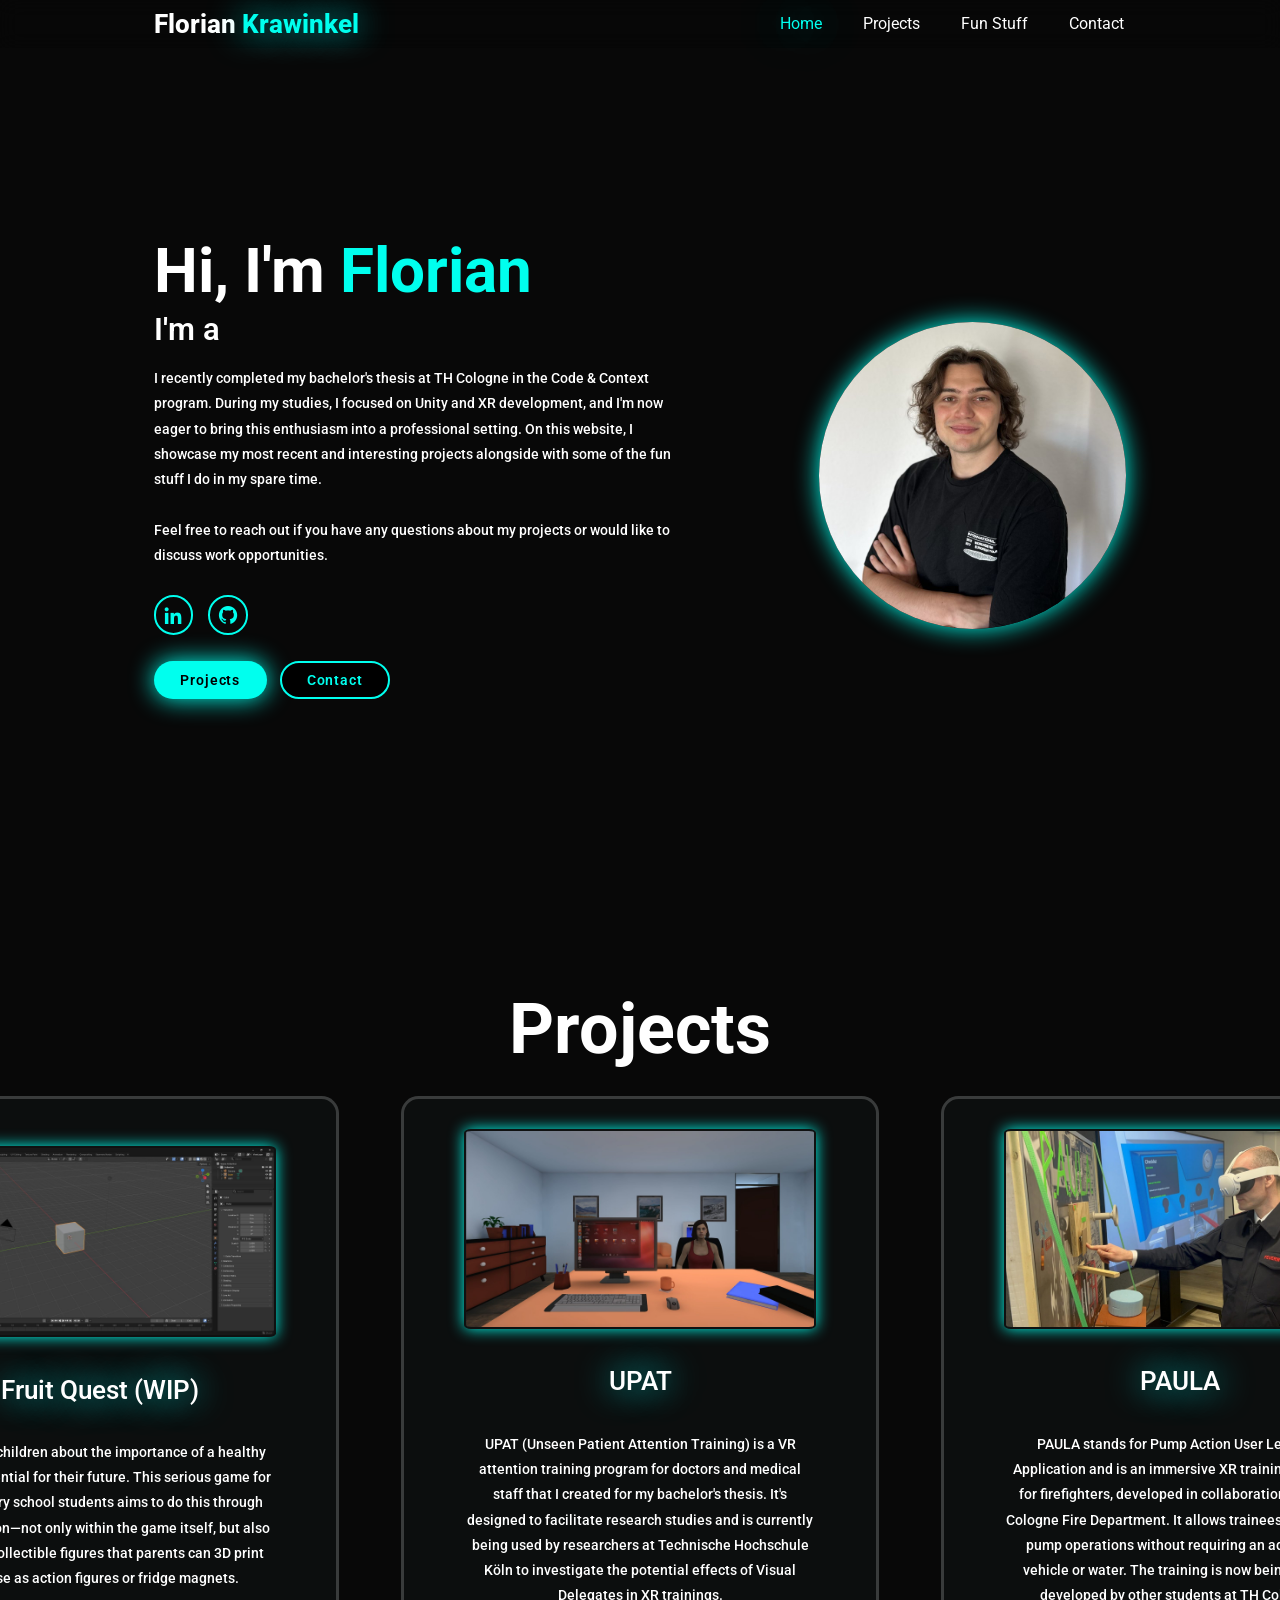
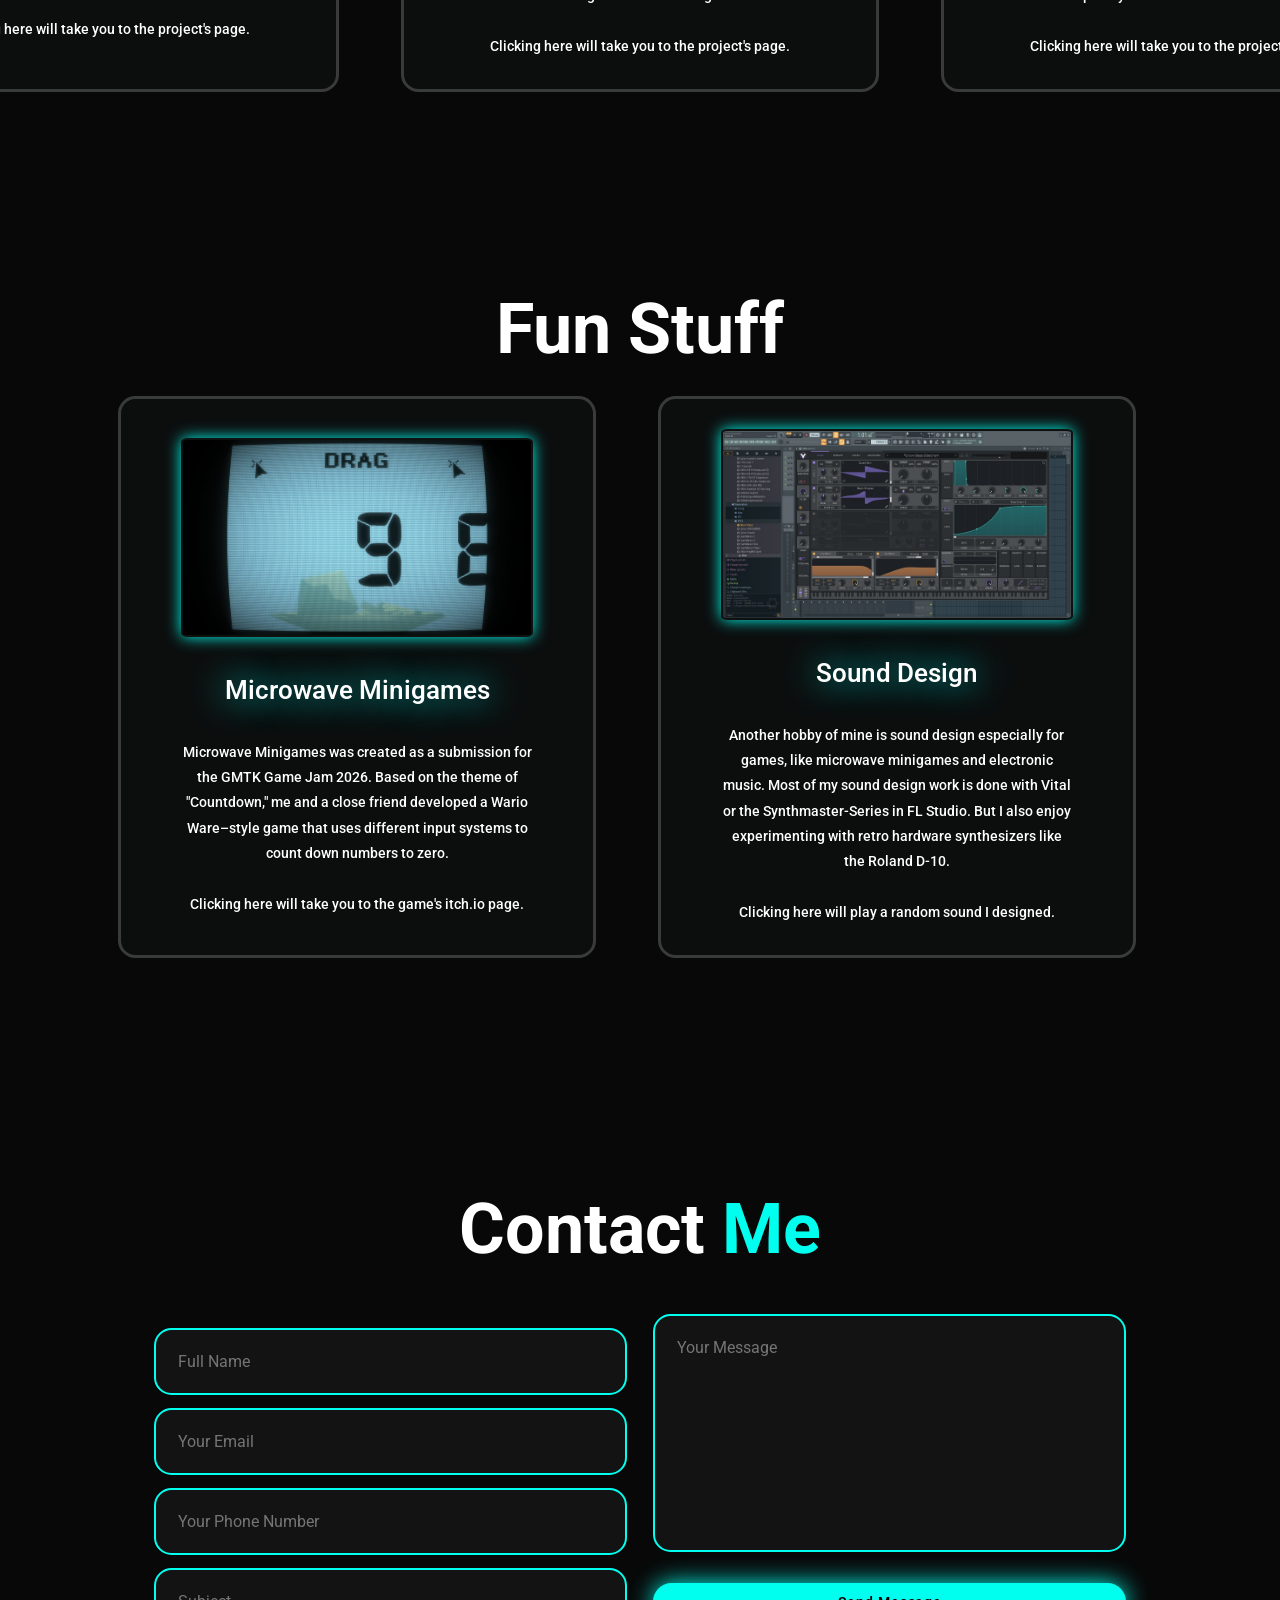
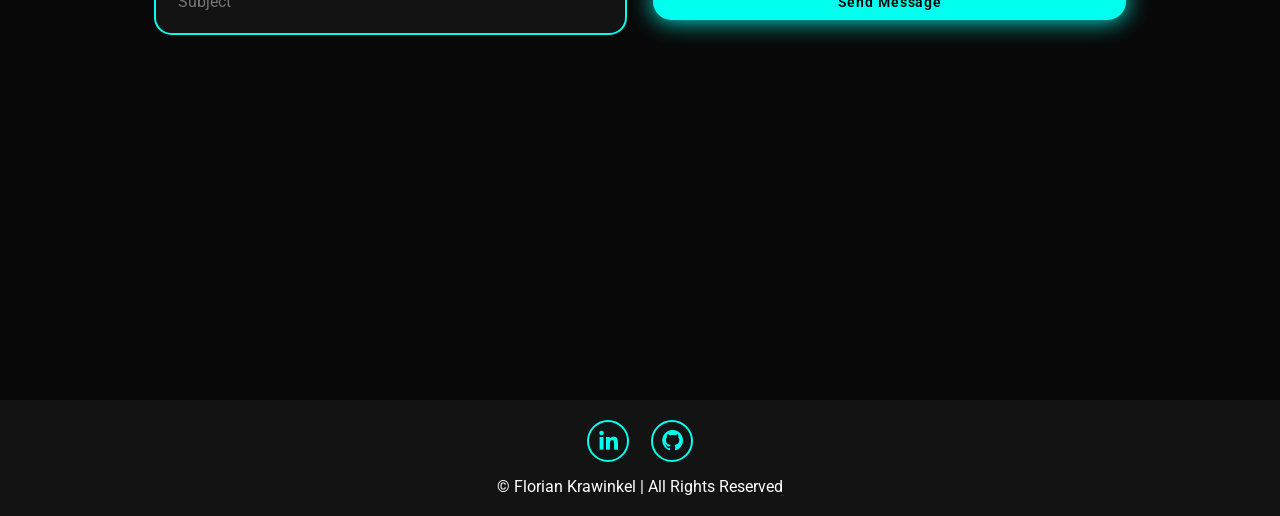
<file: index.html>
<!DOCTYPE html>
<html lang="en">
<head>
    <meta charset="UTF-8">
    <meta name="viewport" content="width=device-width, initial-scale=1">
    <title>Florian Krawinkel | XR & Unity Developer Portfolio</title>
    <meta name="description" content="Portfolio of Florian Krawinkel, XR and Unity developer and TH Cologne graduate. Projects include UPAT, a VR attention training for medical staff, and PAULA, an XR training for firefighters.">
    <link rel="canonical" href="https://floriankrawinkel.github.io/floriankrawinkel/">
    <meta property="og:type" content="website">
    <meta property="og:url" content="https://floriankrawinkel.github.io/floriankrawinkel/">
    <meta property="og:title" content="Florian Krawinkel | XR & Unity Developer Portfolio">
    <meta property="og:description" content="Portfolio of Florian Krawinkel, XR and Unity developer and TH Cologne graduate. Projects include UPAT, a VR attention training for medical staff, and PAULA, an XR training for firefighters.">
    <meta property="og:image" content="https://floriankrawinkel.github.io/floriankrawinkel/PictureOfMe.jpg">
    <meta name="twitter:card" content="summary_large_image">
    <link href="style.css" rel="stylesheet" type="text/css">
    <link href="ProjectImages/FKLogo.png" rel="icon" type="image/png">
    <link href='https://unpkg.com/boxicons@2.1.4/css/boxicons.min.css' rel='stylesheet'>
    <link href="https://fonts.googleapis.com/css2?family=Roboto:wght@400;700&display=swap" rel="stylesheet">
    <script defer src="https://cloud.umami.is/script.js" data-website-id="917663fc-8a3b-41f3-8b11-d8d0f57069a5"></script>
</head>
<body>
<header class="header">
    <a href="#home" class="logo">
        Florian <span>Krawinkel</span>
    </a>

    <i class='bx bx-menu' id="menu-icon" role="button" tabindex="0" aria-label="Toggle navigation menu" aria-expanded="false"></i>

    <nav class="navbar">
        <a href="#home" class="active">Home</a>
        <a href="#projects">Projects</a>
        <a href="#funstuff">Fun Stuff</a>
        <a href="#contact">Contact</a>
    </nav>
</header>
<section class="home" id="home">
    <div class="home-content">
        <h1>Hi, I'm <span>Florian</span></h1>
        <h3 class="text-animation">I'm a <span></span></h3>
        <p>
            I recently completed my bachelor's thesis at TH Cologne in the Code & Context program. 
            During my studies, I focused on Unity and XR development, and I'm now eager to bring 
            this enthusiasm into a professional setting. On this website, I showcase my most recent and interesting projects alongside with some of
            the fun stuff I do in my spare time.
            <br><br>
            Feel free to reach out if you have any questions 
            about my projects or would like to discuss work opportunities. 
        </p>

        <div class="social-icons">
            <a href="https://www.linkedin.com/in/florian-krawinkel-320952175/" target="_blank" rel="noopener" aria-label="LinkedIn"><i class='bx bxl-linkedin'></i></a>
            <a href="https://github.com/floriankrawinkel" target="_blank" rel="noopener" aria-label="GitHub"><i class='bx bxl-github'></i></a>
        </div>

        <div class="btn-group">
            <a href="#projects" class="btn">Projects</a>
            <a href="#contact" class="btn">Contact</a>
        </div>
    </div>

    <div class="home-img">
        <img src="PictureOfMe.jpg" alt="Portrait of Florian Krawinkel">
    </div>
</section>

<section class="projects" id="projects">
    <div class="projects-box">
        <h2 class="heading">Projects</h2>

        <div class="wrapper">
            <div class="project-item">
                <a href="fruitquest.html">
                <img loading="lazy" decoding="async" src="ProjectImages/FruitQuest_1.jpg" alt="Fruit Quest game screenshot">
                <h2>Fruit Quest (WIP)</h2>
                <p>Teaching children about the importance of a healthy diet is essential for their future. 
                    This serious game for elementary school students aims to do this through gamification—not 
                    only within the game itself, but also through collectible figures that parents can 3D print 
                    and use as action figures or fridge magnets.
                <br><br>Clicking here will take you to the project's page.
                </p>
                </a>
            </div>

            <div class="project-item">
                <a href="upat.html">
                <img loading="lazy" decoding="async" src="ProjectImages/UPAT_1.jpg" alt="UPAT virtual training environment">
                <h2>UPAT</h2>
                <p>UPAT (Unseen Patient Attention Training) is a VR attention training program 
                    for doctors and medical staff that I created for my bachelor's thesis. 
                    It's designed to facilitate research studies and is currently being used by 
                    researchers at Technische Hochschule Köln to investigate the potential effects of Visual Delegates in XR trainings.
                <br><br>Clicking here will take you to the project's page.
                </p>
                </a>
            </div>

            <div class="project-item">
                <a href="paula.html">
                <img loading="lazy" decoding="async" src="ProjectImages/Paula_1.jpg" alt="PAULA mixed reality fire pump training">
                <h2>PAULA</h2>
                <p> PAULA stands for Pump Action User Learning Application and is an immersive XR training program for firefighters, 
                    developed in collaboration with the Cologne Fire Department. It allows trainees to practice pump operations without 
                    requiring an additional vehicle or water. The training is now being further developed by other students at TH Cologne.
                <br><br>Clicking here will take you to the project's page.
                </p>
                </a>
            </div>
        </div>
    </div>
</section>

<section class="projects" id="funstuff">
    <div class="projects-box">
        <h2 class="heading">Fun Stuff</h2>

        <div class="wrapper">
            <div class="project-item">
                <a href="https://krabby21.itch.io/microwave-minigame">
                <img loading="lazy" decoding="async" src="ProjectImages/MicrowaveMinigames_1.jpg" alt="Microwave Minigames screenshot">
                <h2>Microwave Minigames</h2>
                <p>Microwave Minigames was created as a submission for the GMTK Game Jam 2026. 
                    Based on the theme of "Countdown," me and a close friend developed a Wario Ware–style game 
                    that uses different input systems to count down numbers to zero. <br> <br>Clicking here will take you to the game's itch.io page.</p>
                </a>
            </div>
            <div class="project-item">
                <a href="#funstuff" role="button" aria-label="Play a random sound I designed" onclick="playSound(); return false;">
                <img loading="lazy" decoding="async" src="ProjectImages/SoundDesign_1.jpg" alt="Synthesizer used for sound design">
                <h2>Sound Design</h2>
                <p>Another hobby of mine is sound design especially for games, like microwave minigames and electronic music. Most of my sound design work
                    is done with Vital or the Synthmaster-Series in FL Studio. But I also enjoy experimenting with retro hardware synthesizers like the Roland D-10.
                    <br> <br>Clicking here will play a random sound I designed.</p>
                </a>
            </div>
        </div>
    </div>
</section>

<section class="contact" id="contact">
    <h2 class="heading">Contact <span>Me</span></h2>

    <form
        id="contact-form"
        action="https://formspree.io/f/xyezqgon"
        method="POST"
    >
        <div class="input-group">
            <div class="input-box">
                <input
                    type="text"
                    name="name"
                    placeholder="Full Name"
                    required
                >

                <input
                    type="email"
                    name="email"
                    placeholder="Your Email"
                    required
                >
            </div>

            <div class="input-box">
                <input
                    type="tel"
                    name="phone"
                    placeholder="Your Phone Number"
                >

                <input
                    type="text"
                    name="subject"
                    placeholder="Subject"
                    required
                >
            </div>
        </div>

        <div class="input-group-2">
            <textarea
                name="message"
                cols="30"
                rows="10"
                placeholder="Your Message"
                required
            ></textarea>

            <input
                type="submit"
                value="Send Message"
                class="btn"
            >

            <p id="form-status"></p>
        </div>
    </form>
</section>

<footer class="footer">
    <div class="social">
        <a href="https://www.linkedin.com/in/florian-krawinkel-320952175/" target="_blank" rel="noopener" aria-label="LinkedIn"><i class='bx bxl-linkedin'></i></a>
        <a href="https://github.com/floriankrawinkel" target="_blank" rel="noopener" aria-label="GitHub"><i class='bx bxl-github'></i></a>
    </div>
    <p class="copyright">
        © Florian Krawinkel | All Rights Reserved
    </p>
</footer>
<script src="main.js"></script>
</body>
</html>
</file>
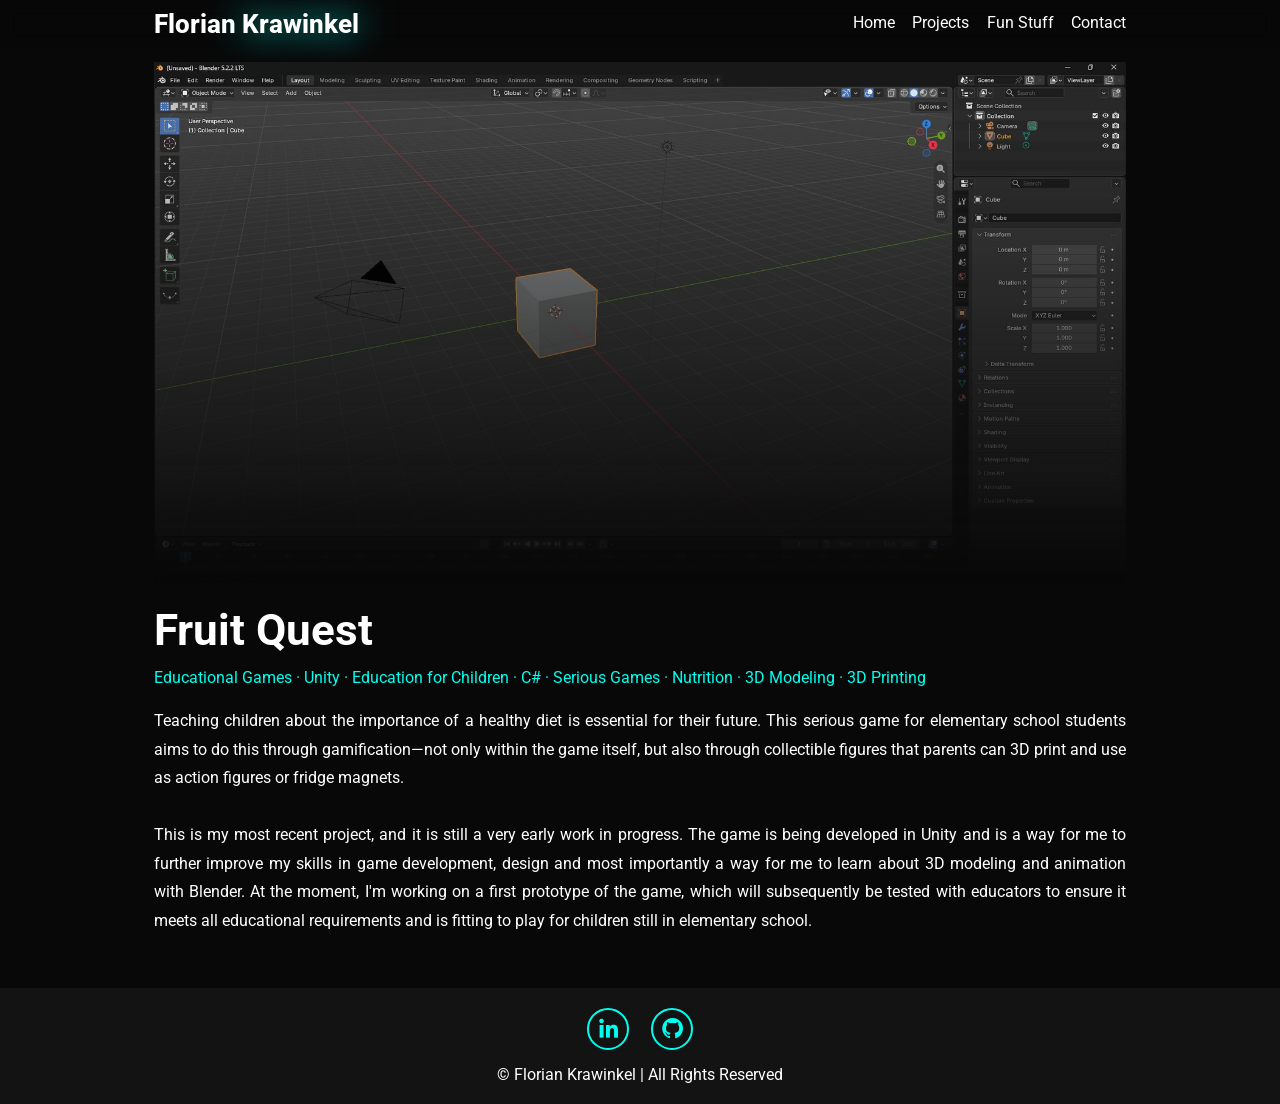
<file: fruitquest.html>
<!DOCTYPE html>
<html lang="en">
<head>
    <meta charset="UTF-8">
    <meta name="viewport" content="width=device-width, initial-scale=1">
    <title>Fruit Quest | Florian Krawinkel</title>
    <meta name="description" content="Fruit Quest is a work-in-progress Unity serious game that teaches elementary school children about healthy eating, with 3D-printable collectible figures.">
    <link rel="canonical" href="https://floriankrawinkel.github.io/floriankrawinkel/fruitquest.html">
    <meta property="og:type" content="website">
    <meta property="og:url" content="https://floriankrawinkel.github.io/floriankrawinkel/fruitquest.html">
    <meta property="og:title" content="Fruit Quest | Florian Krawinkel">
    <meta property="og:description" content="Fruit Quest is a work-in-progress Unity serious game that teaches elementary school children about healthy eating, with 3D-printable collectible figures.">
    <meta property="og:image" content="https://floriankrawinkel.github.io/floriankrawinkel/ProjectImages/FruitQuest_1.jpg">
    <meta name="twitter:card" content="summary_large_image">
    <link href="styleProjectSite.css" rel="stylesheet" type="text/css">
    <link href="ProjectImages/FKLogo.png" rel="icon" type="image/png">
    <link href='https://unpkg.com/boxicons@2.1.4/css/boxicons.min.css' rel='stylesheet'>
    <link href="https://fonts.googleapis.com/css2?family=Roboto:wght@400;700&display=swap" rel="stylesheet">
    <script defer src="https://cloud.umami.is/script.js" data-website-id="917663fc-8a3b-41f3-8b11-d8d0f57069a5"></script>
</head>
<body>
    <header class="header">
        <a href="index.html" class="logo">
            Florian <span>Krawinkel</span>
        </a>

        <i class='bx bx-menu' id="menu-icon" role="button" tabindex="0" aria-label="Toggle navigation menu" aria-expanded="false"></i>

        <nav class="navbar">
            <a href="index.html">Home</a>
            <a href="index.html#projects">Projects</a>
            <a href="index.html#funstuff">Fun Stuff</a>
            <a href="index.html#contact">Contact</a>
        </nav>
    </header>

    <section class="projectDesc" id="projectDesc">
        <div class="project-img-top">
            <img src="ProjectImages/FruitQuest_1.jpg" alt="Fruit Quest">
        </div>
        <div class="projectDesc-content">
            <h1>Fruit Quest</h1>
            <h2>Educational Games · Unity · Education for Children · C# · Serious Games · Nutrition · 3D Modeling · 3D Printing</h2>
            <p>
                Teaching children about the importance of a healthy diet is essential for their future. 
                This serious game for elementary school students aims to do this through gamification—not 
                only within the game itself, but also through collectible figures that parents can 3D print 
                and use as action figures or fridge magnets.
                <br><br>
                This is my most recent project, and it is still a very early work in progress. The game is being developed in Unity and is a way for me to further improve my skills in game development, design and most importantly 
                a way for me to learn about 3D modeling and animation with Blender. At the moment, I'm working on a first prototype of the game, which will subsequently be tested with educators to ensure it meets all 
                educational requirements and is fitting to play for children still in elementary school.
            </p>
        </div>
    </section>

    <footer class="footer">
        <div class="social">
            <a href="https://www.linkedin.com/in/florian-krawinkel-320952175/" target="_blank" rel="noopener" aria-label="LinkedIn"><i class='bx bxl-linkedin'></i></a>
            <a href="https://github.com/floriankrawinkel" target="_blank" rel="noopener" aria-label="GitHub"><i class='bx bxl-github'></i></a>
        </div>
        <p class="copyright">
            © Florian Krawinkel | All Rights Reserved
        </p>
    </footer>
    <script src="main.js"></script>
</body>
</html>
</file>
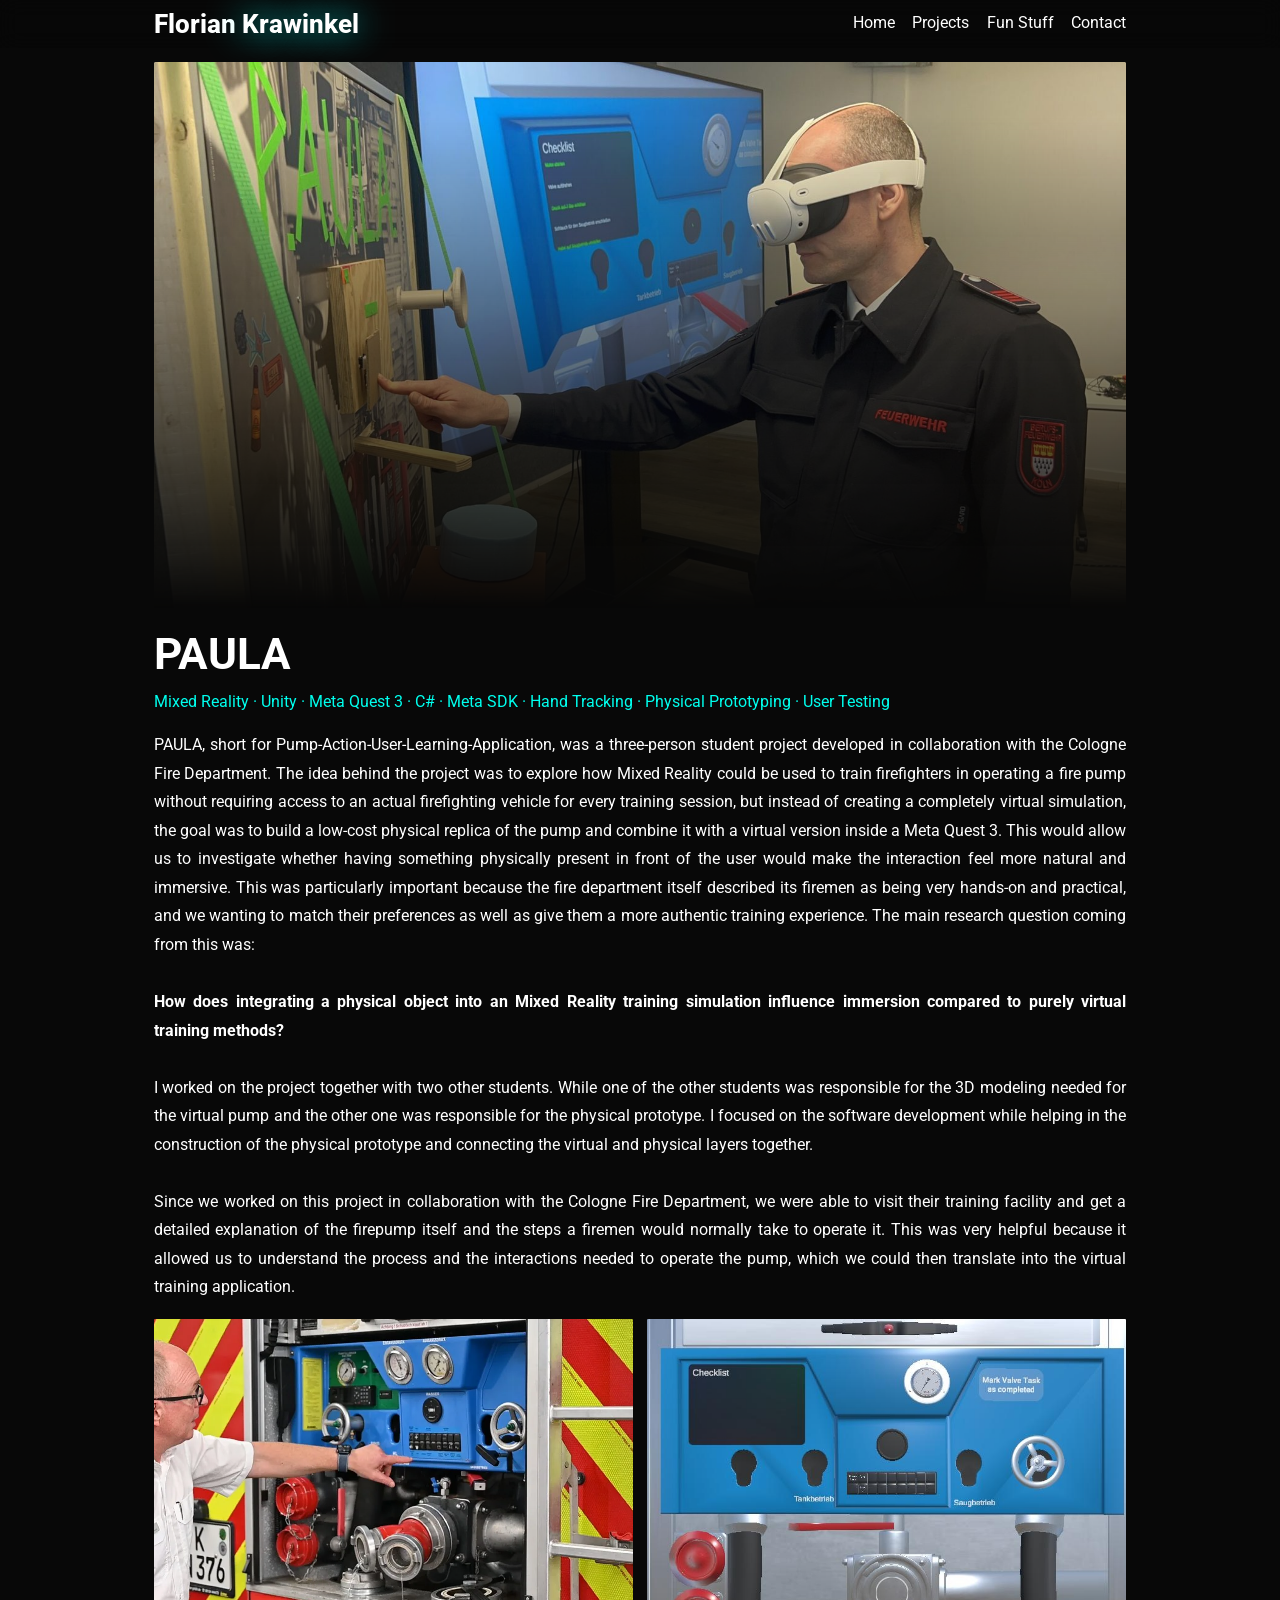
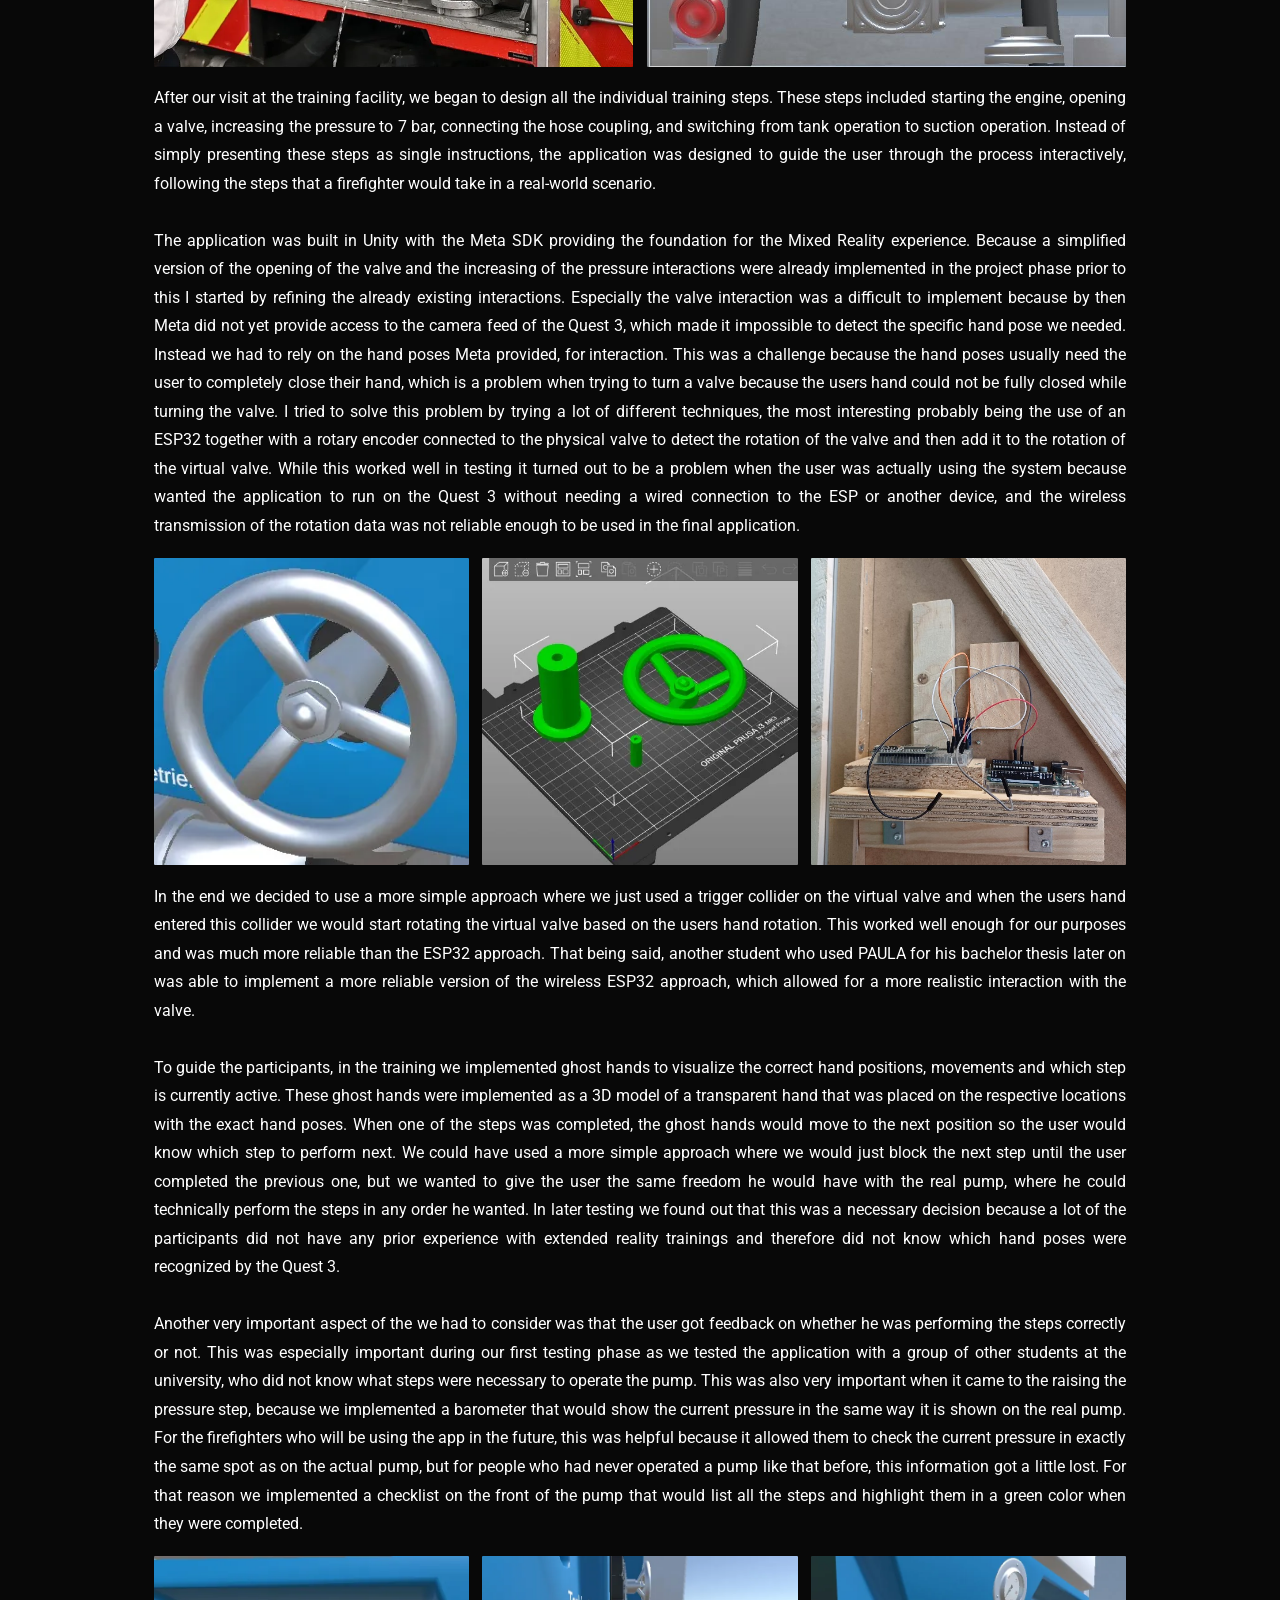
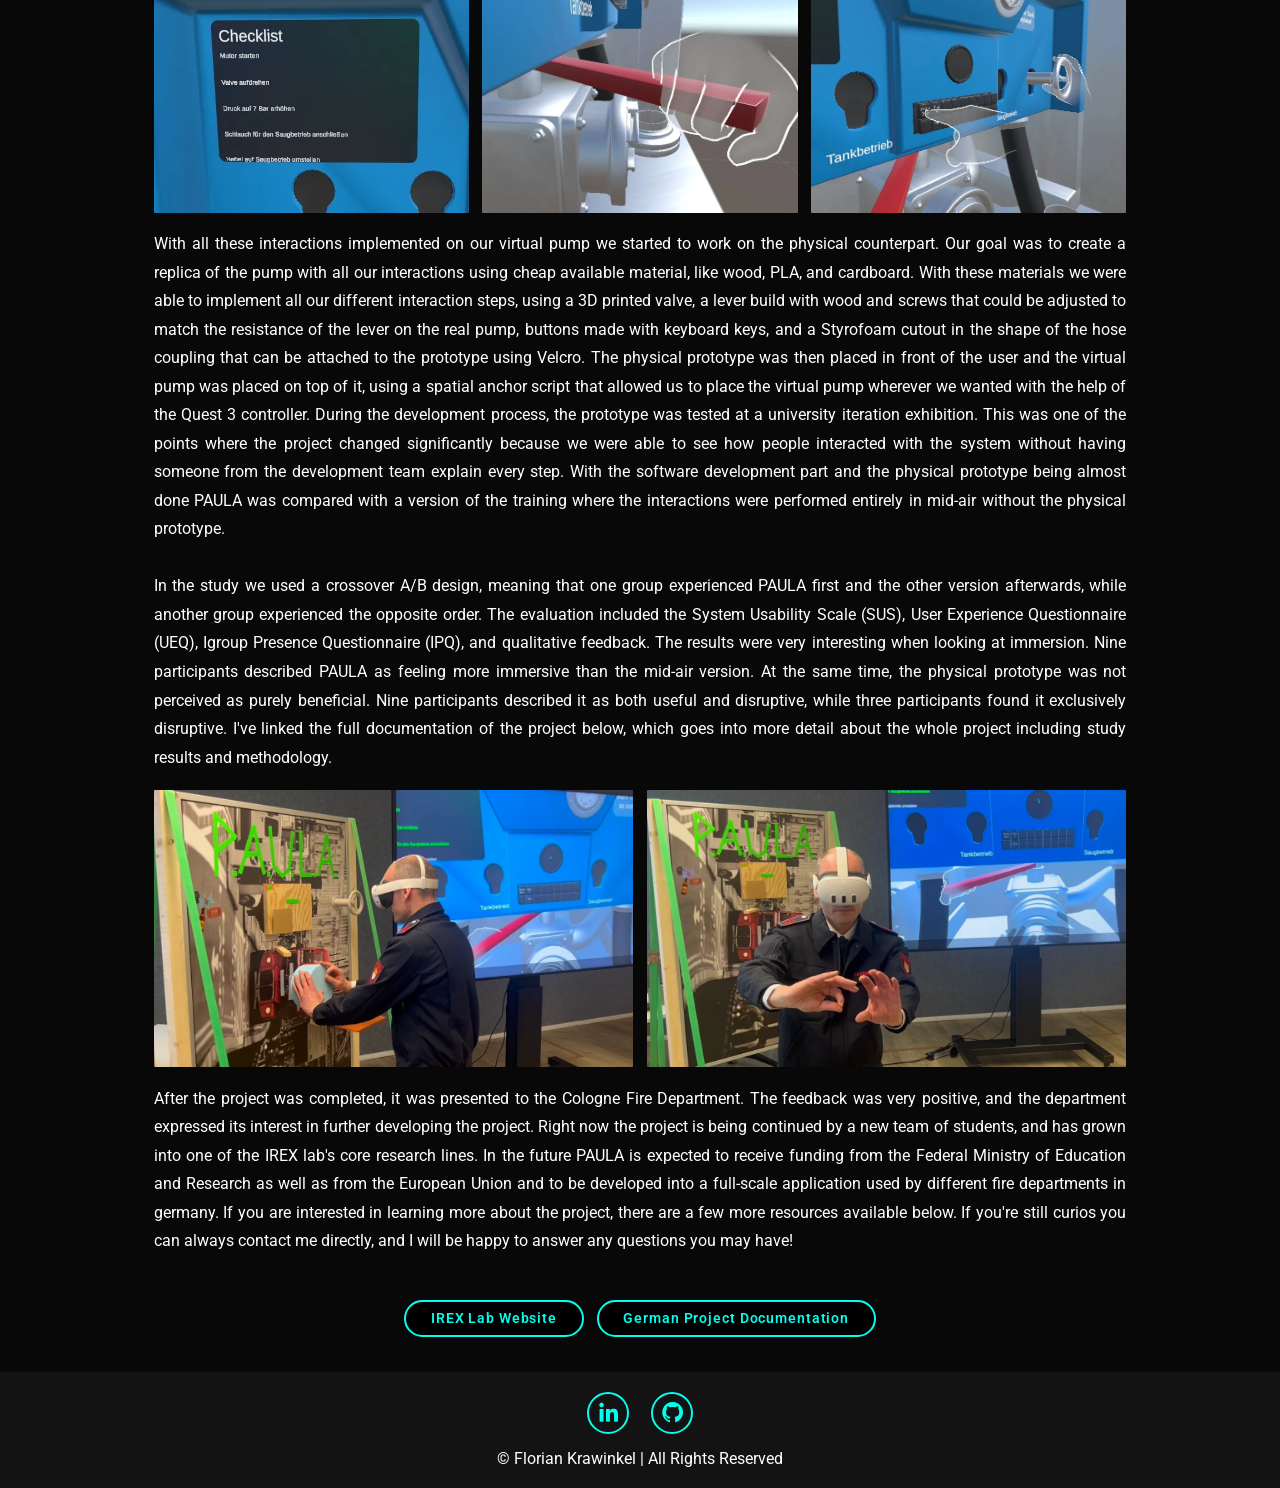
<file: paula.html>
<!DOCTYPE html>
<html lang="en">

<head>
    <meta charset="UTF-8">
    <meta name="viewport" content="width=device-width, initial-scale=1">
    <title>PAULA – XR Firefighter Pump Training | Florian Krawinkel</title>
    <meta name="description" content="PAULA (Pump Action User Learning Application) is a mixed reality training for firefighters, developed with the Cologne Fire Department, combining Meta Quest 3 hand tracking with a physical pump prototype.">
    <link rel="canonical" href="https://floriankrawinkel.github.io/floriankrawinkel/paula.html">
    <meta property="og:type" content="website">
    <meta property="og:url" content="https://floriankrawinkel.github.io/floriankrawinkel/paula.html">
    <meta property="og:title" content="PAULA – XR Firefighter Pump Training | Florian Krawinkel">
    <meta property="og:description" content="PAULA (Pump Action User Learning Application) is a mixed reality training for firefighters, developed with the Cologne Fire Department, combining Meta Quest 3 hand tracking with a physical pump prototype.">
    <meta property="og:image" content="https://floriankrawinkel.github.io/floriankrawinkel/ProjectImages/Paula_1.jpg">
    <meta name="twitter:card" content="summary_large_image">
    <link href="styleProjectSite.css" rel="stylesheet" type="text/css">
    <link href="ProjectImages/FKLogo.png" rel="icon" type="image/png">
    <link href='https://unpkg.com/boxicons@2.1.4/css/boxicons.min.css' rel='stylesheet'>
    <link href="https://fonts.googleapis.com/css2?family=Roboto:wght@400;700&display=swap" rel="stylesheet">
    <script defer src="https://cloud.umami.is/script.js" data-website-id="917663fc-8a3b-41f3-8b11-d8d0f57069a5"></script>
</head>

<body>
    <header class="header">
        <a href="index.html" class="logo">
            Florian <span>Krawinkel</span>
        </a>

        <i class='bx bx-menu' id="menu-icon" role="button" tabindex="0" aria-label="Toggle navigation menu" aria-expanded="false"></i>

        <nav class="navbar">
            <a href="index.html">Home</a>
            <a href="index.html#projects">Projects</a>
            <a href="index.html#funstuff">Fun Stuff</a>
            <a href="index.html#contact">Contact</a>
        </nav>
    </header>
    <section class="projectDesc" id="projectDesc">

        <div class="project-img-top">
            <img src="ProjectImages/Paula_1.jpg" alt="PAULA">
        </div>
        <div class="projectDesc-content">
            <h1>PAULA</h1>
            <h2>Mixed Reality · Unity · Meta Quest 3 · C# · Meta SDK · Hand Tracking · Physical Prototyping · User
                Testing</h2>
            <p>PAULA, short for Pump-Action-User-Learning-Application, was a three-person student project developed in
                collaboration
                with the Cologne Fire Department. The idea behind the project was to explore how Mixed Reality could be
                used to train firefighters
                in operating a fire pump without requiring access to an actual firefighting vehicle for every training
                session, but
                instead of creating a completely virtual simulation, the goal was to build a low-cost physical replica
                of the pump and combine it with a virtual version
                inside a Meta Quest 3. This would allow us to investigate whether having something physically present in
                front of the user would make the interaction feel
                more natural and immersive. This was particularly important because the fire department itself described
                its firemen as being very hands-on and practical,
                and we wanting to match their preferences as well as give them a more authentic training experience.
                The main research question coming from this was:
                <br><br>
                <b>How does integrating a physical object into an Mixed Reality training simulation influence immersion
                    compared to purely virtual training methods?</b>
                <br><br>
                I worked on the project together with two other students. While one of the other students was
                responsible for the 3D modeling needed for the virtual pump and the
                other one was responsible for the physical prototype. I focused on the software development while
                helping in the construction of the
                physical prototype and connecting the virtual and physical layers together.
                <br><br>
                Since we worked on this project in collaboration with the Cologne Fire Department, we were able to visit
                their training facility and get a
                detailed explanation of the firepump itself and the steps a firemen would normally take to operate it.
                This was very helpful because it allowed us
                to understand the process and the interactions needed to operate the pump, which we could then translate
                into the virtual training application.
            <div class="projectDesc-content-multipleImg2">
                <img loading="lazy" decoding="async" src="ProjectImages/PAULAImgs/PhysicalFirePump.webp" alt="Real fire pump used as the reference for PAULA">
                <img loading="lazy" decoding="async" src="ProjectImages/PAULAImgs/Complete3DModel.jpg" alt="Complete 3D model of the virtual fire pump">
            </div>
            <p>
                After our visit at the training facility, we began to design all the individual training steps.
                These steps included starting the engine, opening a valve, increasing the pressure to 7 bar, connecting
                the hose coupling,
                and switching from tank operation to suction operation. Instead of simply presenting these steps as
                single instructions,
                the application was designed to guide the user through the process interactively, following the steps
                that a firefighter would take in a real-world scenario.
                <br><br>
                The application was built in Unity with the Meta SDK providing the foundation for the Mixed Reality
                experience.
                Because a simplified version of the opening of the valve and the increasing of the pressure interactions
                were already implemented in the project
                phase prior to this I started by refining the already existing interactions. Especially the valve
                interaction was a difficult to implement because by then Meta did
                not yet provide access to the camera feed of the Quest 3, which made it impossible to detect the
                specific hand pose we needed. Instead we had to rely
                on the hand poses Meta provided, for interaction. This was a challenge because the hand poses usually
                need the user to completely close their hand,
                which is a problem when trying to turn a valve because the users hand could not be fully closed while
                turning the valve. I tried to solve this problem by trying a lot
                of different techniques, the most interesting probably being the use of an ESP32 together with a rotary
                encoder connected to the physical valve to detect the rotation
                of the valve and then add it to the rotation of the virtual valve. While this worked well in testing it
                turned out to be a problem when the user was actually using
                the system because wanted the application to run on the Quest 3 without needing a wired connection to
                the ESP or another device, and the wireless transmission of the
                rotation data was not reliable enough to be used in the final application.
            </p>
            <div class="projectDesc-content-multipleImg3">
                <img loading="lazy" decoding="async" src="ProjectImages/PAULAImgs/ModeledValve.webp" alt="3D-modeled valve for the physical prototype">
                <img loading="lazy" decoding="async" src="ProjectImages/PAULAImgs/3DPrintValve.webp" alt="3D-printed valve part">
                <img loading="lazy" decoding="async" src="ProjectImages/PAULAImgs/ESPValve.jpg" alt="Valve prototype with ESP microcontroller">
            </div>
            <p>
                In the end we decided to use a more simple approach where we just used a trigger collider on the virtual
                valve and when the users hand entered this collider we would
                start rotating the virtual valve based on the users hand rotation. This worked well enough for our
                purposes and was much more reliable than the ESP32 approach. That being said,
                another student who used PAULA for his bachelor thesis later on was able to implement a more reliable
                version of the wireless ESP32 approach, which allowed for a more
                realistic interaction with the valve.
                <br><br>
                To guide the participants, in the training we implemented ghost hands to visualize the correct hand
                positions, movements and which step is currently active.
                These ghost hands were implemented as a 3D model of a transparent hand that was placed on the respective
                locations with the exact hand poses.
                When one of the steps was completed, the ghost hands would move to the next position so the user would
                know which step to perform next.
                We could have used a more simple approach where we would just block the next step until the user
                completed the previous one, but we wanted
                to give the user the same freedom he would have with the real pump, where he could technically perform
                the steps in any order he wanted.
                In later testing we found out that this was a necessary decision because a lot of the participants did
                not have any prior experience with extended reality trainings
                and therefore did not know which hand poses were recognized by the Quest 3.
                <br><br>
                Another very important aspect of the we had to consider was that the user got feedback on whether he was
                performing the steps correctly or not.
                This was especially important during our first testing phase as we tested the application with a group
                of other students at the university, who did not know what steps
                were necessary to operate the pump. This was also very important when it came to the raising the
                pressure step, because we implemented a barometer that would show the current
                pressure in the same way it is shown on the real pump. For the firefighters who will be using the app in
                the future, this was helpful because it allowed them to
                check the current pressure in exactly the same spot as on the actual pump, but for people who had never
                operated a pump like that before, this information got a little lost.
                For that reason we implemented a checklist on the front of the pump that would list all the steps and
                highlight them in a green color when they were completed.
            </p>
            <div class="projectDesc-content-multipleImg3">
                <img loading="lazy" decoding="async" src="ProjectImages/PAULAImgs/Checklist.webp" alt="Step checklist on the front of the virtual pump">
                <img loading="lazy" decoding="async" src="ProjectImages/PAULAImgs/LeverGhostHand.webp" alt="Ghost hand showing how to operate the lever">
                <img loading="lazy" decoding="async" src="ProjectImages/PAULAImgs/ModelWithGhostHands.webp" alt="Pump model with ghost hand hints">
            </div>
            <p>
                With all these interactions implemented on our virtual pump we started to work on the physical
                counterpart. Our goal was to create a replica of the pump with all our interactions
                using cheap available material, like wood, PLA, and cardboard. With these materials we were able to
                implement all our different interaction steps, using a 3D printed valve, a lever build with
                wood and screws that could be adjusted to match the resistance of the lever on the real pump, buttons
                made with keyboard keys, and a Styrofoam cutout in the shape of the hose coupling
                that can be attached to the prototype using Velcro. The physical prototype was then placed in front of
                the user and the virtual pump was placed on top of it, using a spatial anchor script that allowed
                us to place the virtual pump wherever we wanted with the help of the Quest 3 controller.
                During the development process, the prototype was tested at a university iteration exhibition.
                This was one of the points where the project changed significantly because we were able to see
                how people interacted with the system without having someone from the development team explain every
                step.
                With the software development part and the physical prototype being almost done PAULA was compared with
                a version of the training where the interactions
                were performed entirely in mid-air without the physical prototype.
                <br><br>
                In the study we used a crossover A/B design, meaning that one group experienced PAULA
                first and the other version afterwards, while another group experienced the opposite order.
                The evaluation included the System Usability Scale (SUS), User Experience Questionnaire (UEQ),
                Igroup Presence Questionnaire (IPQ), and qualitative feedback.
                The results were very interesting when looking at immersion. Nine participants
                described PAULA as feeling more immersive than the mid-air version. At the same time,
                the physical prototype was not perceived as purely beneficial. Nine participants described it
                as both useful and disruptive, while three participants found it exclusively disruptive. I've linked the
                full documentation of the project below,
                which goes into more detail about the whole project including study results and methodology.
            </p>
            <div class="projectDesc-content-multipleImg2">
                <img loading="lazy" decoding="async" src="ProjectImages/PAULAImgs/TestingImg.webp" alt="Participant testing PAULA">
                <img loading="lazy" decoding="async" src="ProjectImages/PAULAImgs/TestingImg_3.webp" alt="Participant testing PAULA with the physical prototype">
            </div>
            <p>
                After the project was completed, it was presented to the Cologne Fire Department. The feedback was very
                positive, and the department expressed its interest in further developing the project.
                Right now the project is being continued by a new team of students, and has grown into one of the IREX
                lab's core research lines. In the future PAULA is expected to receive funding from the
                Federal Ministry of Education and Research as well as from the European Union and to be developed into a
                full-scale application used by different fire departments in germany.
                If you are interested in learning more about the project, there are a few more resources available
                below. If you're still curios you can always contact me directly,
                and I will be happy to answer any questions you may have!
            </p>
            <div class="projectResourceBtn-group">
                <a href="https://irex.team/project-launch-mixed-reality-fire-pump-training/" target="_blank" rel="noopener"
                    class="projectResourceBtns">IREX Lab Website</a>
                <a href="PDFFiles/PAULADocumentation.pdf" target="_blank" rel="noopener" class="projectResourceBtns">German Project
                    Documentation</a>
            </div>
        </div>

    </section>
    <footer class="footer">
        <div class="social">
            <a href="https://www.linkedin.com/in/florian-krawinkel-320952175/" target="_blank" rel="noopener" aria-label="LinkedIn"><i class='bx bxl-linkedin'></i></a>
            <a href="https://github.com/floriankrawinkel" target="_blank" rel="noopener" aria-label="GitHub"><i class='bx bxl-github'></i></a>
        </div>
        <p class="copyright">
            © Florian Krawinkel | All Rights Reserved
        </p>
    </footer>
    <script src="main.js"></script>
</body>

</html>
</file>
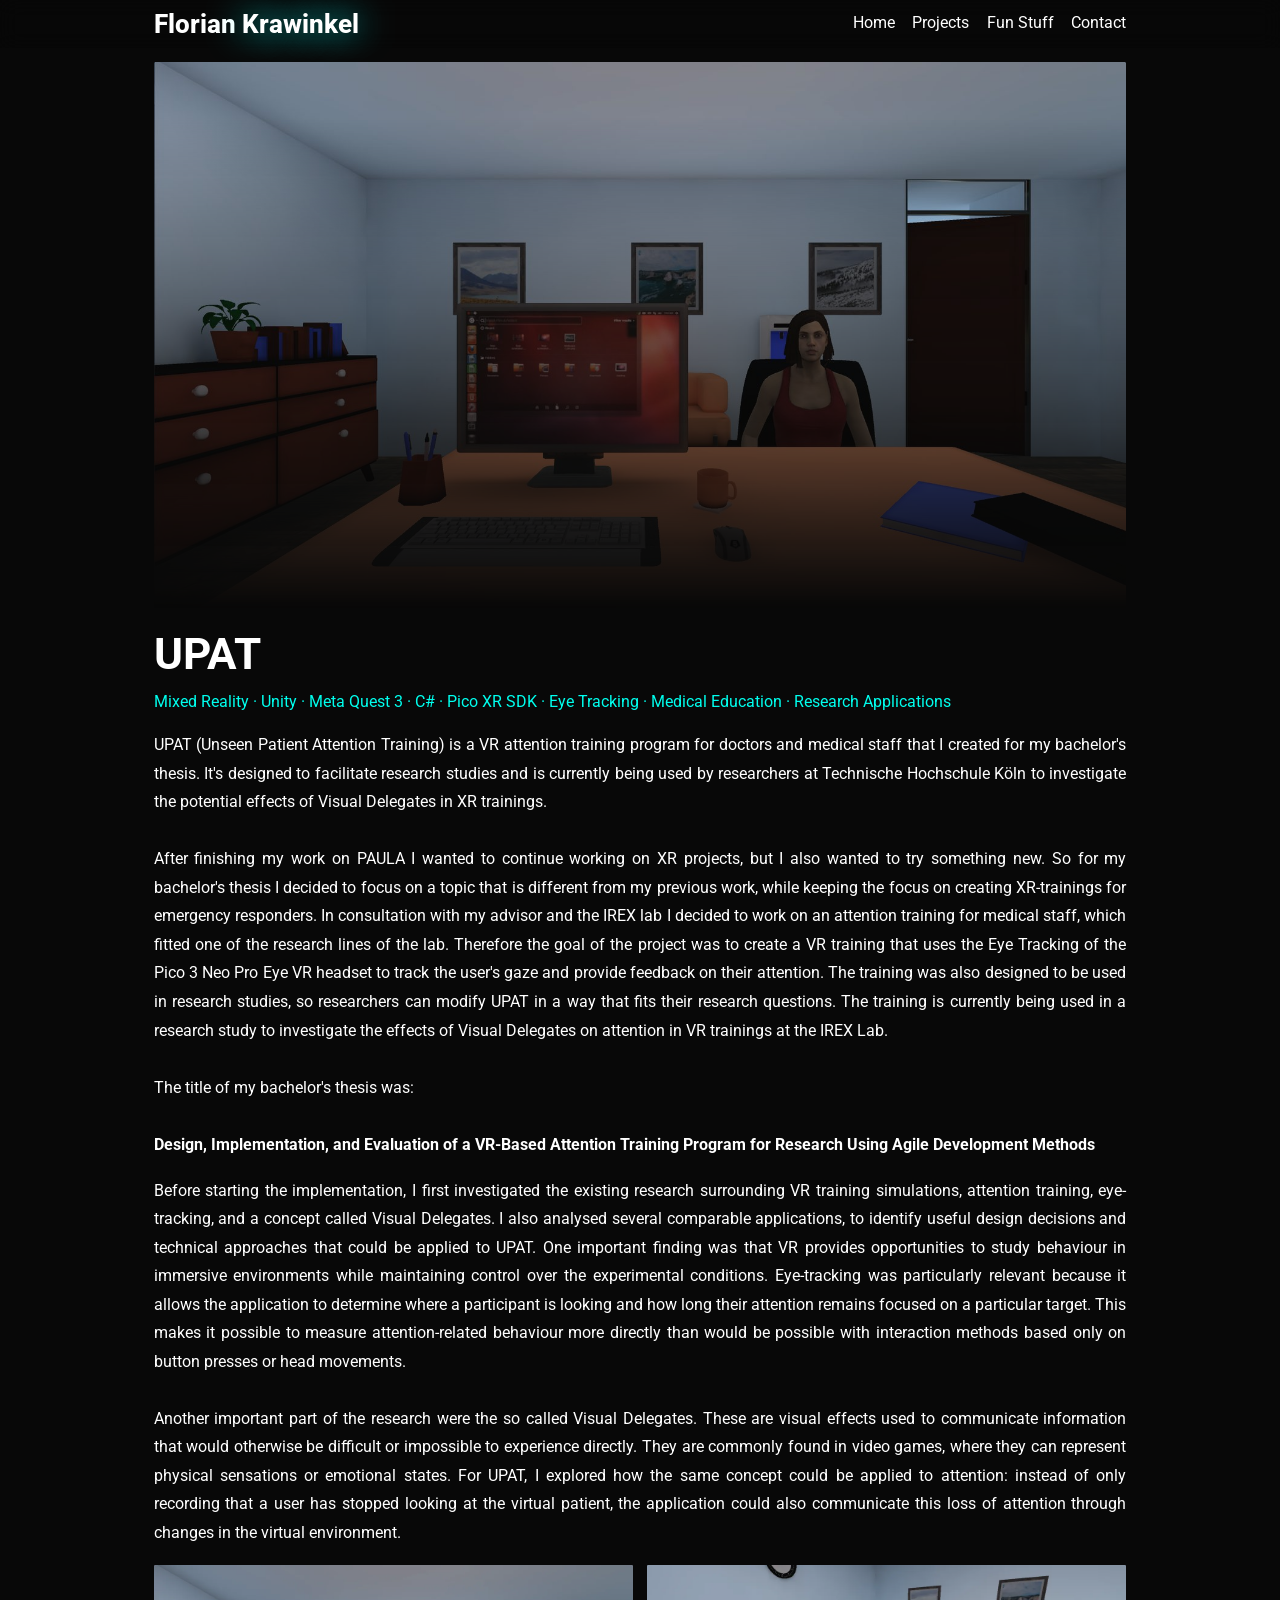
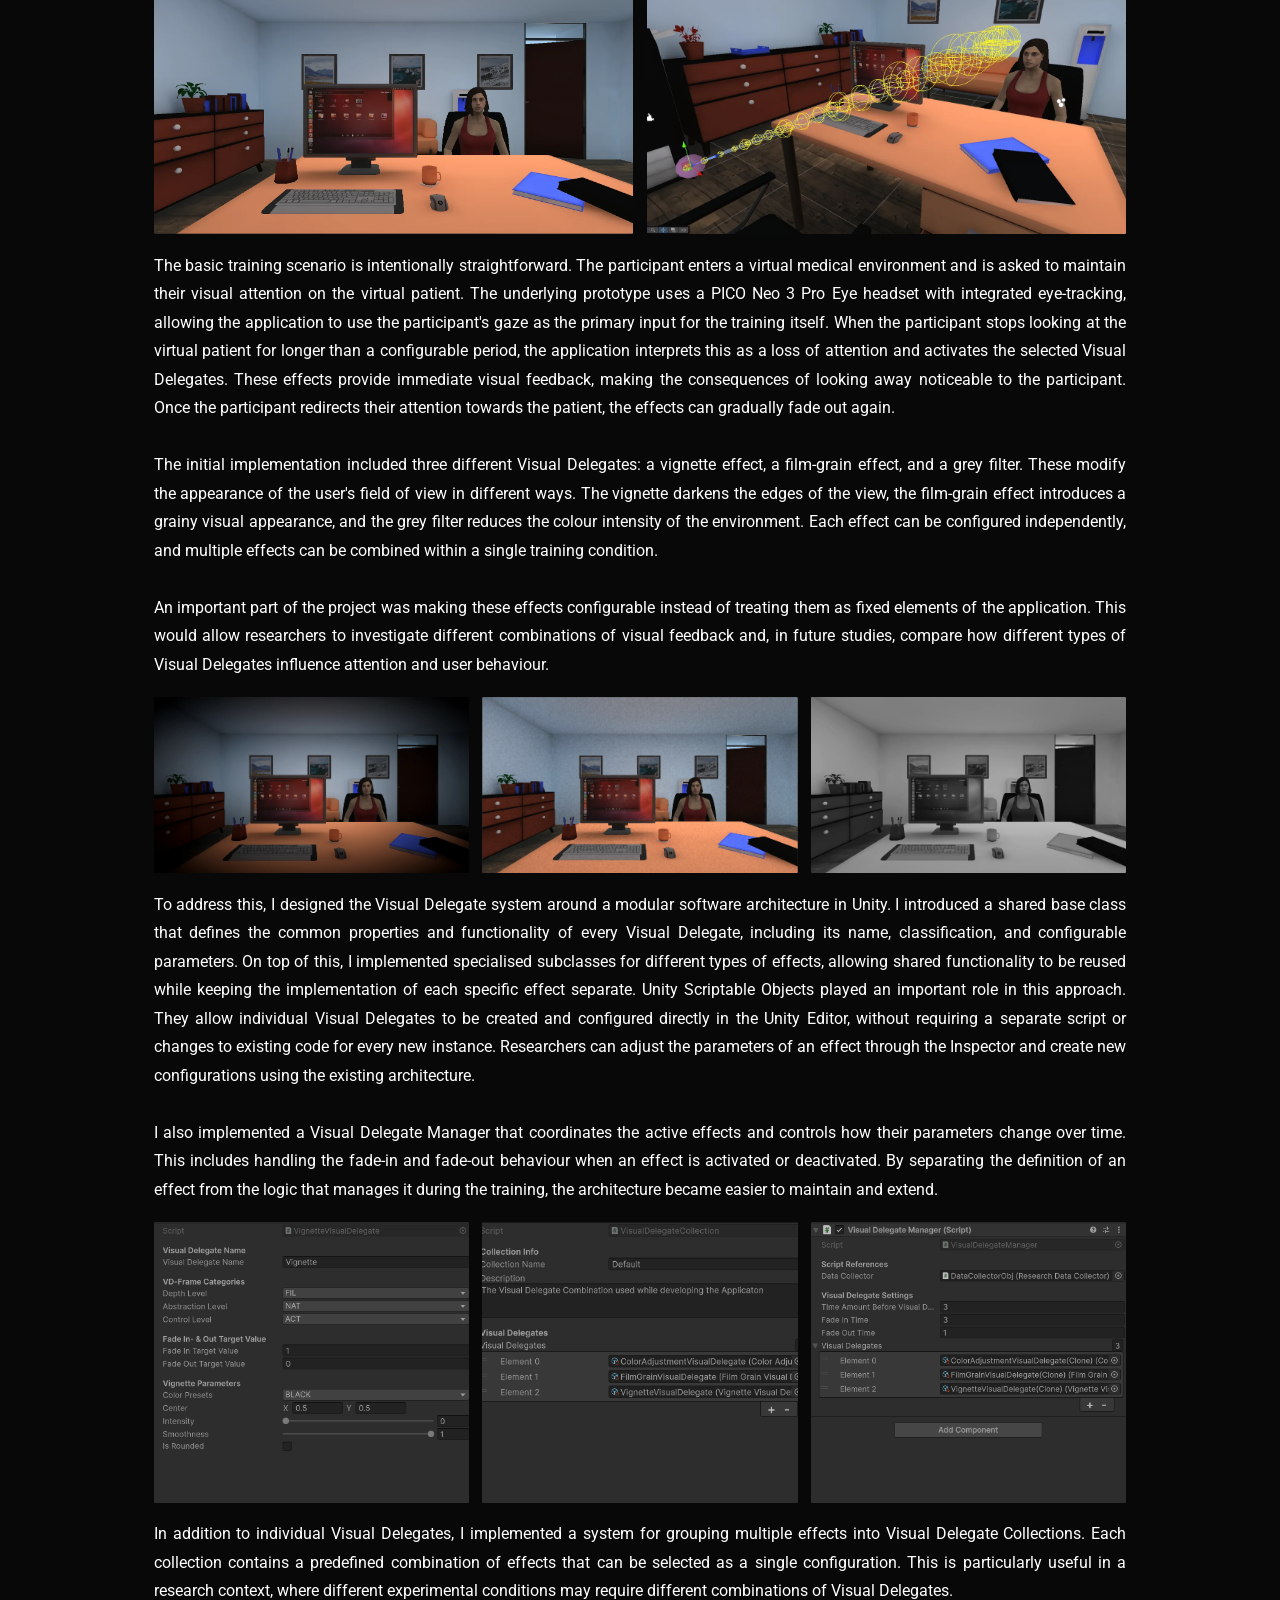
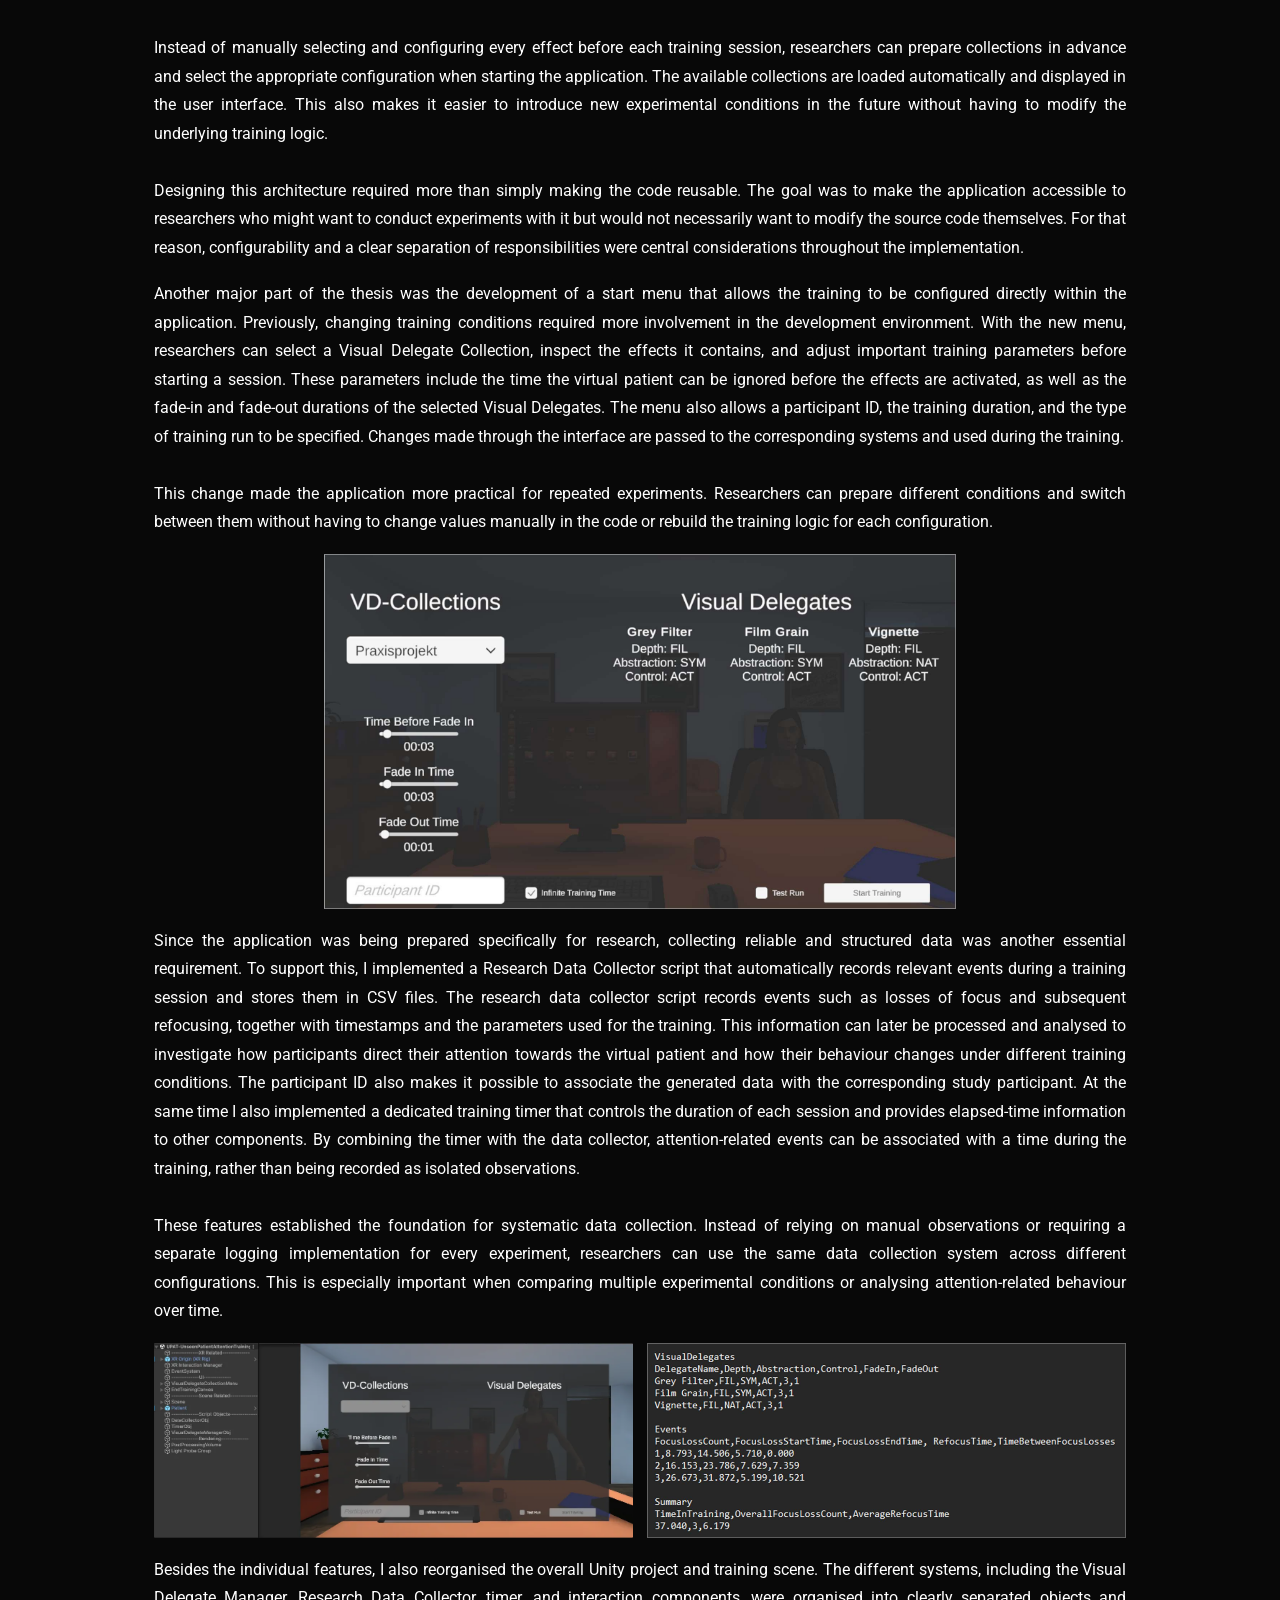
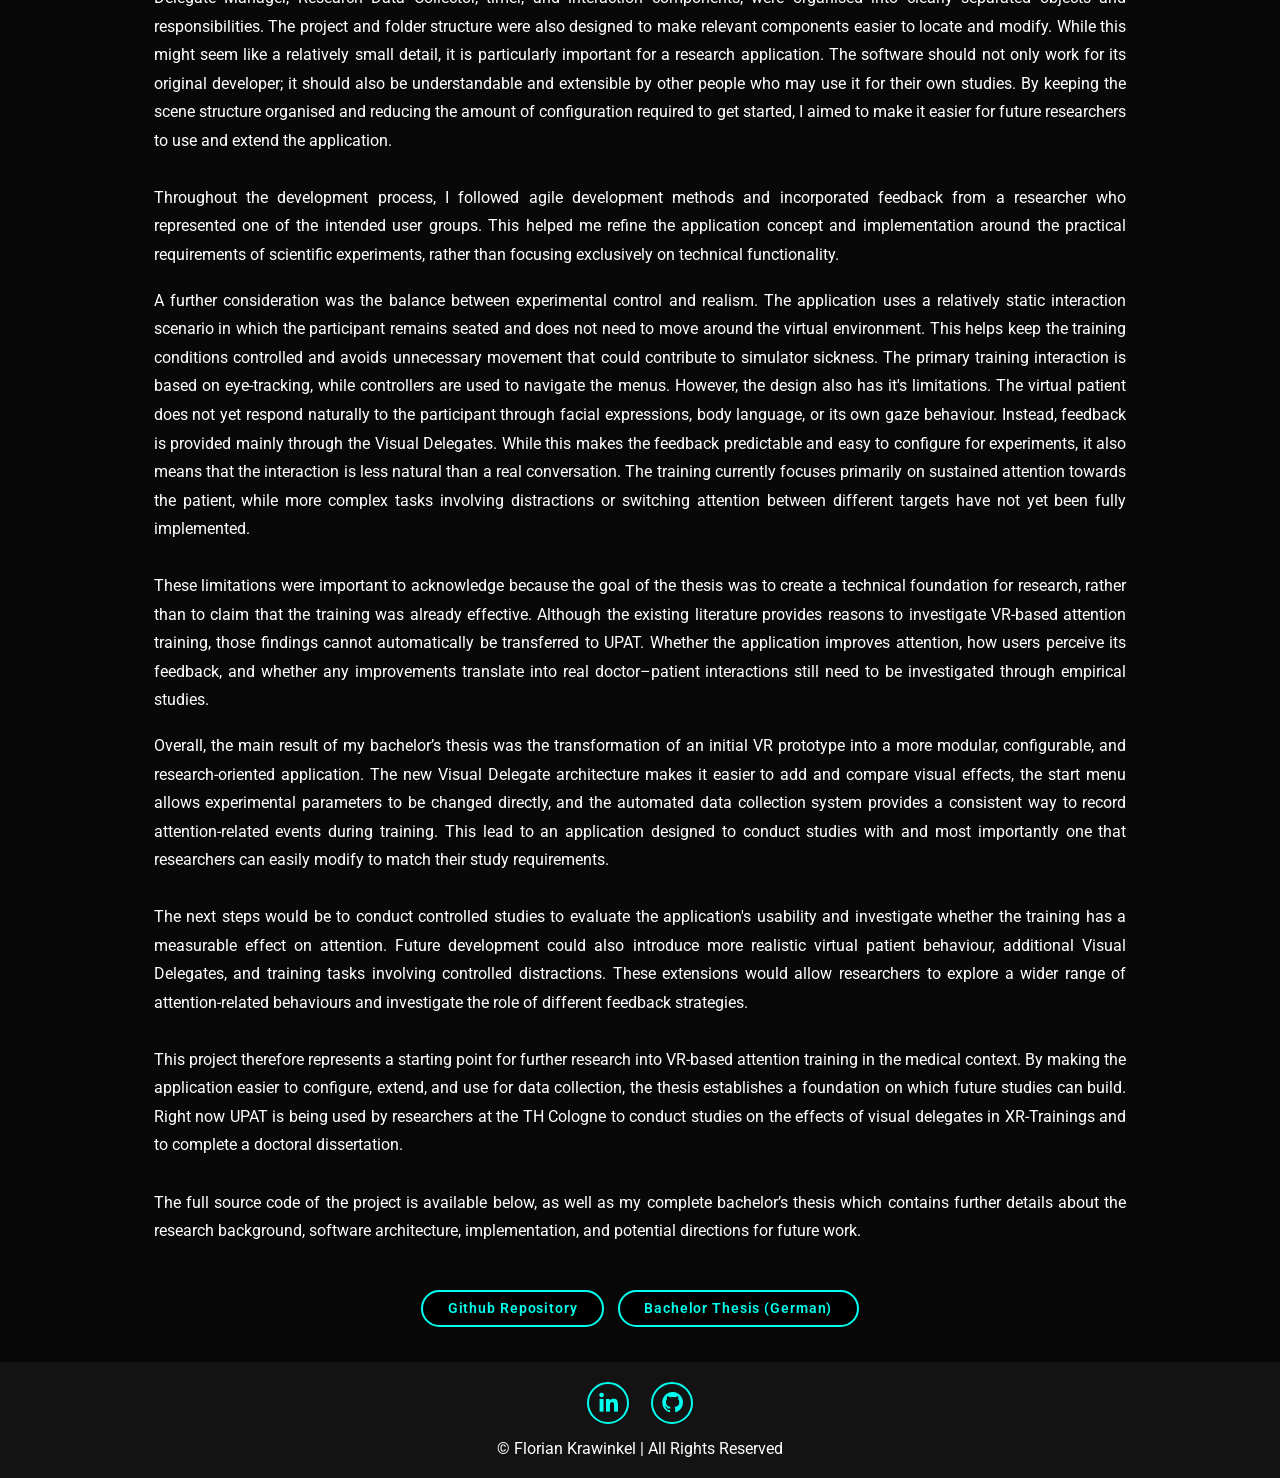
<file: upat.html>
<!DOCTYPE html>
<html lang="en">

<head>
    <meta charset="UTF-8">
    <meta name="viewport" content="width=device-width, initial-scale=1">
    <title>UPAT – VR Attention Training | Florian Krawinkel</title>
    <meta name="description" content="UPAT (Unseen Patient Attention Training) is a VR attention training for medical staff using eye tracking and Visual Delegates, built in Unity for my bachelor's thesis at TH Cologne.">
    <link rel="canonical" href="https://floriankrawinkel.github.io/floriankrawinkel/upat.html">
    <meta property="og:type" content="website">
    <meta property="og:url" content="https://floriankrawinkel.github.io/floriankrawinkel/upat.html">
    <meta property="og:title" content="UPAT – VR Attention Training | Florian Krawinkel">
    <meta property="og:description" content="UPAT (Unseen Patient Attention Training) is a VR attention training for medical staff using eye tracking and Visual Delegates, built in Unity for my bachelor's thesis at TH Cologne.">
    <meta property="og:image" content="https://floriankrawinkel.github.io/floriankrawinkel/ProjectImages/UPAT_1.jpg">
    <meta name="twitter:card" content="summary_large_image">
    <link href="styleProjectSite.css" rel="stylesheet" type="text/css">
    <link href="ProjectImages/FKLogo.png" rel="icon" type="image/png">
    <link href='https://unpkg.com/boxicons@2.1.4/css/boxicons.min.css' rel='stylesheet'>
    <link href="https://fonts.googleapis.com/css2?family=Roboto:wght@400;700&display=swap" rel="stylesheet">
    <script defer src="https://cloud.umami.is/script.js" data-website-id="917663fc-8a3b-41f3-8b11-d8d0f57069a5"></script>
</head>

<body>
    <header class="header">
        <a href="index.html" class="logo">
            Florian <span>Krawinkel</span>
        </a>

        <i class='bx bx-menu' id="menu-icon" role="button" tabindex="0" aria-label="Toggle navigation menu" aria-expanded="false"></i>

        <nav class="navbar">
            <a href="index.html">Home</a>
            <a href="index.html#projects">Projects</a>
            <a href="index.html#funstuff">Fun Stuff</a>
            <a href="index.html#contact">Contact</a>
        </nav>
    </header>
    <section class="projectDesc" id="projectDesc">

        <div class="project-img-top">
            <img src="ProjectImages/UPAT_1.jpg" alt="UPAT">
        </div>
        <div class="projectDesc-content">
            <h1>UPAT</h1>
            <h2>Mixed Reality · Unity · Meta Quest 3 · C# · Pico XR SDK · Eye Tracking · Medical Education · Research
                Applications</h2>
            <p>UPAT (Unseen Patient Attention Training) is a VR attention training program
                for doctors and medical staff that I created for my bachelor's thesis.
                It's designed to facilitate research studies and is currently being used by
                researchers at Technische Hochschule Köln to investigate the potential effects of Visual Delegates in XR
                trainings.
                <br><br>
                After finishing my work on PAULA I wanted to continue working on XR projects, but I also wanted to try
                something new. So for my bachelor's thesis I decided to focus on a topic
                that is different from my previous work, while keeping the focus on creating XR-trainings for emergency
                responders. In consultation with my advisor and the IREX lab I decided to work
                on an attention training for medical staff, which fitted one of the research lines of the lab. Therefore
                the goal of the project was to create a VR training that uses the Eye Tracking of the
                Pico 3 Neo Pro Eye VR headset to track the user's gaze and provide feedback on their attention. The
                training was also designed to be used in research studies, so researchers can modify UPAT
                in a way that fits their research questions. The training is currently being used in a research study to
                investigate the effects of Visual Delegates on attention in VR trainings at the IREX Lab.
                <br><br>
                The title of my bachelor's thesis was:
                <br><br>
                <b>Design, Implementation, and Evaluation of a VR-Based Attention Training Program for Research Using
                    Agile Development Methods</b>
            <p>
                Before starting the implementation, I first investigated the existing research surrounding VR training
                simulations, attention training, eye-tracking, and a concept called Visual Delegates. I also analysed
                several comparable applications, to identify useful
                design decisions and technical approaches that could be applied to UPAT.
                One important finding was that VR provides opportunities to study behaviour in immersive environments
                while maintaining control over the experimental conditions. Eye-tracking was particularly relevant
                because it allows the application to determine where a participant is looking and how long their
                attention remains focused on a particular target. This makes it possible to measure attention-related
                behaviour more directly than would be possible with interaction methods based only on button presses or
                head movements.
                <br><br>
                Another important part of the research were the so called Visual Delegates. These are visual effects
                used to communicate information that would otherwise be difficult or impossible to experience directly.
                They are commonly found in video games, where they can represent physical sensations or emotional
                states. For UPAT, I explored how the same concept could be applied to attention: instead of only
                recording that a user has stopped looking at the virtual patient, the application could also communicate
                this loss of attention through changes in the virtual environment.
            </p>

            <div class="projectDesc-content-multipleImg2">
                <img loading="lazy" decoding="async" src="UPATImgs/VirtualPatient.webp"
                    alt="UPAT virtual patient and training environment">
                <img loading="lazy" decoding="async" src="UPATImgs/RaycastCone.webp"
                    alt="Eye-tracking based attention training in UPAT">
            </div>

            <p>
                The basic training scenario is intentionally straightforward. The participant enters a virtual medical
                environment and is asked to maintain their visual attention on the virtual patient. The underlying
                prototype uses a PICO Neo 3 Pro Eye headset with integrated eye-tracking, allowing the application to
                use the participant's gaze as the primary input for the training itself.
                When the participant stops looking at the virtual patient for longer than a configurable period, the
                application interprets this as a loss of attention and activates the selected Visual Delegates. These
                effects provide immediate visual feedback, making the consequences of looking away noticeable to the
                participant. Once the participant redirects their attention towards the patient, the effects can
                gradually fade out again.
                <br><br>
                The initial implementation included three different Visual Delegates: a vignette effect, a film-grain
                effect, and a grey filter. These modify the appearance of the user's field of view in different ways.
                The vignette darkens the edges of the view, the film-grain effect introduces a grainy visual appearance,
                and the grey filter reduces the colour intensity of the environment. Each effect can be configured
                independently, and multiple effects can be combined within a single training condition.
                <br><br>
                An important part of the project was making these effects configurable instead of treating them as fixed
                elements of the application. This would allow researchers to investigate different combinations of visual
                feedback and, in future studies, compare how different types of Visual Delegates influence attention and
                user behaviour.
            </p>

            <div class="projectDesc-content-multipleImg3">
                <img loading="lazy" decoding="async" src="UPATImgs/VignetteEffekt.webp" alt="Vignette Visual Delegate">
                <img loading="lazy" decoding="async" src="UPATImgs/FilmGrain.webp" alt="Film-grain Visual Delegate">
                <img loading="lazy" decoding="async" src="UPATImgs/GreyFilter.webp" alt="Grey-filter Visual Delegate">
            </div>

            <p>
                To address this, I designed the Visual Delegate system around a modular software architecture in
                Unity. I introduced a shared base class that defines the common properties and functionality of every
                Visual Delegate, including its name, classification, and configurable parameters. On top of this, I
                implemented specialised subclasses for different types of effects, allowing shared functionality to be
                reused while keeping the implementation of each specific effect separate.
                Unity Scriptable Objects played an important role in this approach. They allow individual Visual
                Delegates to be created and configured directly in the Unity Editor, without requiring a separate script
                or changes to existing code for every new instance. Researchers can adjust the parameters of an effect
                through the Inspector and create new configurations using the existing architecture.
                <br><br>
                I also implemented a Visual Delegate Manager that coordinates the active effects and controls how their
                parameters change over time. This includes handling the fade-in and fade-out behaviour when an effect is
                activated or deactivated. By separating the definition of an effect from the logic that manages it
                during the training, the architecture became easier to maintain and extend.
            </p>

            <div class="projectDesc-content-multipleImg3">
                <img loading="lazy" decoding="async" src="UPATImgs/VD.png"
                    alt="Configurable Visual Delegate in the Unity Editor">
                <img loading="lazy" decoding="async" src="UPATImgs/VDCollection.png" alt="Collection of Visual Delegates">
                <img loading="lazy" decoding="async" src="UPATImgs/VDManager.png" alt="Visual Delegate Manager architecture">
            </div>

            <p>
                In addition to individual Visual Delegates, I implemented a system for grouping multiple effects into
                Visual Delegate Collections. Each collection contains a predefined combination of effects that can be
                selected as a single configuration. This is particularly useful in a research context, where different
                experimental conditions may require different combinations of Visual Delegates.
                <br><br>
                Instead of manually selecting and configuring every effect before each training session, researchers can
                prepare collections in advance and select the appropriate configuration when starting the application.
                The available collections are loaded automatically and displayed in the user interface. This also makes
                it easier to introduce new experimental conditions in the future without having to modify the underlying
                training logic.
                <br><br>
                Designing this architecture required more than simply making the code reusable. The goal was to make the
                application accessible to researchers who might want to conduct experiments with it but would not
                necessarily want to modify the source code themselves. For that reason, configurability and a clear
                separation of responsibilities were central considerations throughout the implementation.
            </p>

            <p>
                Another major part of the thesis was the development of a start menu that allows the training to be
                configured directly within the application. Previously, changing training conditions required more
                involvement in the development environment. With the new menu, researchers can select a Visual Delegate
                Collection, inspect the effects it contains, and adjust important training parameters before starting a
                session.
                These parameters include the time the virtual patient can be ignored before the effects are activated,
                as well as the fade-in and fade-out durations of the selected Visual Delegates. The menu also allows a
                participant ID, the training duration, and the type of training run to be specified. Changes made
                through the interface are passed to the corresponding systems and used during the training.
                <br><br>
                This change made the application more practical for repeated
                experiments. Researchers can prepare different conditions and switch between them without having to
                change values manually in the code or rebuild the training logic for each configuration.
            </p>

            <div class="projectDesc-content-img">
                <img loading="lazy" decoding="async" src="UPATImgs/StartMenu.jpg" alt="UPAT start menu">
            </div>

            <p>
                Since the application was being prepared specifically for research, collecting reliable and structured
                data was another essential requirement. To support this, I implemented a Research Data Collector script that
                automatically records relevant events during a training session and stores them in CSV files.
                The research data collector script records events such as losses of focus and subsequent refocusing, together with timestamps
                and the parameters used for the training. This information can later be processed and analysed to
                investigate how participants direct their attention towards the virtual patient and how their behaviour
                changes under different training conditions. The participant ID also makes it possible to associate the
                generated data with the corresponding study participant.
                At the same time I also implemented a dedicated training timer that controls the duration of each session and provides
                elapsed-time information to other components. By combining the timer with the data collector,
                attention-related events can be associated with a time during the training, rather than being recorded
                as isolated observations.
                <br><br>
                These features established the foundation for systematic data collection. Instead of relying on
                manual observations or requiring a separate logging implementation for every experiment, researchers can
                use the same data collection system across different configurations. This is especially important when
                comparing multiple experimental conditions or analysing attention-related behaviour over time.
            </p>

            <div class="projectDesc-content-multipleImg2">
                <img loading="lazy" decoding="async" src="UPATImgs/SceneStructure.webp"
                    alt="Research Data Collector implementation">
                <img loading="lazy" decoding="async" src="UPATImgs/CSVFile.jpg" alt="Example of collected attention data in CSV format">
            </div>

            <p>
                Besides the individual features, I also reorganised the overall Unity project and training scene. The
                different systems, including the Visual Delegate Manager, Research Data Collector, timer, and
                interaction components, were organised into clearly separated objects and responsibilities. The project
                and folder structure were also designed to make relevant components easier to locate and modify.
                While this might seem like a relatively small detail, it is particularly important for a research
                application. The software should not only work for its original developer; it should also be
                understandable and extensible by other people who may use it for their own studies. By keeping the scene
                structure organised and reducing the amount of configuration required to get started, I aimed to make it
                easier for future researchers to use and extend the application.
                <br><br>
                Throughout the development process, I followed agile development methods and incorporated feedback from
                a researcher who represented one of the intended user groups. This helped me refine the application
                concept and implementation around the practical requirements of scientific experiments, rather than
                focusing exclusively on technical functionality.
            </p>

            <p>
                A further consideration was the balance between experimental control and realism. The application uses a
                relatively static interaction scenario in which the participant remains seated and does not need to move
                around the virtual environment. This helps keep the training conditions controlled and avoids
                unnecessary movement that could contribute to simulator sickness. The primary training interaction is
                based on eye-tracking, while controllers are used to navigate the menus.
                However, the design also has it's limitations. The virtual patient does not yet respond naturally to the
                participant through facial expressions, body language, or its own gaze behaviour. Instead, feedback is
                provided mainly through the Visual Delegates. While this makes the feedback predictable and easy to
                configure for experiments, it also means that the interaction is less natural than a real conversation.
                The training currently focuses primarily on sustained attention towards the patient, while more complex
                tasks involving distractions or switching attention between different targets have not yet been fully
                implemented.
                <br><br>
                These limitations were important to acknowledge because the goal of the thesis was to create a technical
                foundation for research, rather than to claim that the training was already effective. Although the
                existing literature provides reasons to investigate VR-based attention training, those findings cannot
                automatically be transferred to UPAT. Whether the application improves attention, how users perceive its
                feedback, and whether any improvements translate into real doctor–patient interactions still need to be
                investigated through empirical studies.
            </p>

            <p>
                Overall, the main result of my bachelor’s thesis was the transformation of an initial VR prototype into
                a more modular, configurable, and research-oriented application. The new Visual Delegate architecture
                makes it easier to add and compare visual effects, the start menu allows experimental parameters to be
                changed directly, and the automated data collection system provides a consistent way to record
                attention-related events during training. This lead to an application designed to conduct studies with and most importantly 
                one that researchers can easily modify to match their study requirements. 
                <br><br>
                The next steps would be to conduct controlled studies to evaluate the application's usability and
                investigate whether the training has a measurable effect on attention. Future development could also
                introduce more realistic virtual patient behaviour, additional Visual Delegates, and training tasks
                involving controlled distractions. These extensions would allow researchers to explore a wider range of
                attention-related behaviours and investigate the role of different feedback strategies.
                <br><br>
                This project therefore represents a starting point for further research into VR-based attention training
                in the medical context. By making the application easier to configure, extend, and use for data
                collection, the thesis establishes a foundation on which future studies can build. Right now UPAT is being used by researchers 
                at the TH Cologne to conduct studies on the effects of visual delegates in XR-Trainings and to complete a doctoral dissertation. 
                <br><br>
                The full source code of the project is available below, as well as my complete bachelor’s thesis which contains
                further details about the research background, software architecture, implementation, and potential
                directions for future work.
            </p>
            <div class="projectResourceBtn-group">
                <a href="https://github.com/floriankrawinkel/UPAT" target="_blank" rel="noopener" class="projectResourceBtns">Github
                    Repository</a>
                <a href="PDFFiles/FlorianKrawinkelBachelorarbeit.pdf" target="_blank" rel="noopener" class="projectResourceBtns">Bachelor Thesis
                    (German)</a>
            </div>
        </div>

    </section>
    <footer class="footer">
        <div class="social">
            <a href="https://www.linkedin.com/in/florian-krawinkel-320952175/" target="_blank" rel="noopener" aria-label="LinkedIn"><i class='bx bxl-linkedin'></i></a>
            <a href="https://github.com/floriankrawinkel" target="_blank" rel="noopener" aria-label="GitHub"><i class='bx bxl-github'></i></a>
        </div>
        <p class="copyright">
            © Florian Krawinkel | All Rights Reserved
        </p>
    </footer>
    <script src="main.js"></script>
</body>

</html>
</file>
<file: style.css>
* {
    margin: 0;
    padding: 0;
    box-sizing: border-box;
    text-decoration: none;
    border: none;
    outline: none;
    scroll-behavior: smooth;
    font-family: "Roboto", sans-serif;
}

:focus-visible {
    outline: 2px solid var(--main-color);
    outline-offset: 4px;
}

:root {
    --bg-color: #080808;
    --second-bg-color: #131313;
    --text-color: white;
    --main-color: #00ffee;
}

html {
    font-size: 60%;
    overflow-x: hidden;
}

body {
    background-color: var(--bg-color);
    color: var(--text-color);
}

.header {
    position: fixed;
    top: 0;
    left: 0;
    width: 100%;
    padding: 1rem 12% 1rem;
    background-color: rgba(8, 8, 8, 0.6);
    backdrop-filter: blur(10px);
    display: flex;
    justify-content: space-between;
    align-items: center;
    z-index: 1000;
}

.logo {
    font-size: 3rem;
    color: var(--text-color);
    font-weight: 800;
    cursor: pointer;
    transition: .3s ease;
}

.logo:hover {
    transform: scale(1.1);
}

.logo span {
    text-shadow: 0 0 35px var(--main-color);
}

.navbar a {
    font-size: 1.8rem;
    color: var(--text-color);
    margin-left: 4rem;
    font-weight: 400;
    border: 2px solid transparent;
    transition: .3s ease;
    border-bottom: 3px solid transparent;
}

.navbar a:hover,
.navbar a.active {
    color: var(--main-color);
    text-shadow: 0 0 50px var(--main-color);
}

#menu-icon {
    font-size: 3.6rem;
    color: var(--main-color);
    display: none;
}

section {
    min-height: 100vh;
    padding: 10rem 12% 10rem;
}

.home {
    display: flex;
    align-items: center;
    justify-content: center;
    gap: 15rem;
}

.home-content {
    display: flex;
    flex-direction: column;
    align-items: baseline;
    text-align: left;
    justify-content: center;
    margin-top: 3rem;
}

span {
    color: var(--main-color);
}

.logo span {
    color: var(--main-color);
}

.home-content h3 {
    margin-bottom: 2rem;
    margin-top: 1rem;
    font-size: 3.5rem;
}

.home-content h1 {
    font-size: 7rem;
    font-weight: 700;
    margin-top: 1.5rem;
    line-height: 1;
}

.home-img {
    border-radius: 50%;
}

.home-img img {
    position: relative;
    top: 3rem;
    width: 24vw;
    border-radius: 50%;
    box-shadow: 0 0 25px var(--main-color);
    cursor: pointer;
    transition: .4s ease-in-out;
}

.home-img img:hover {
    box-shadow: 0 0 25px var(--main-color), 0 0 50px var(--main-color), 0 0 100px var(--main-color);
}

.home-content p {
    font-size: 1.6rem;
    font-weight: 500;
    line-height: 1.8;
    max-width: 1000px;
}

.social-icons a {
    display: inline-flex;
    justify-content: center;
    align-items: center;
    width: 4.5rem;
    height: 4.5rem;
    background: transparent;
    border: 2px solid var(--main-color);
    font-size: 2.5rem;
    border-radius: 50%;
    color: var(--main-color);
    margin: 3rem 1.5rem 3rem 0;
    transition: .3s ease-in-out;
}

.social-icons a:hover {
    color: var(--text-color);
    transform: scale(1.3) translateY(-5px);
    box-shadow: 0 0 25px var(--main-color);
    background-color: var(--main-color);
}

.btn {
    display: inline-block;
    padding: 1rem 2.8rem;
    background: var(--main-color);
    box-shadow: 0 0 25px var(--main-color);
    border-radius: 4rem;
    font-size: 1.6rem;
    color: black;
    border: 2px solid transparent;
    letter-spacing: 0.1rem;
    font-weight: 600;
    transition: .3s ease-in-out;
    cursor: pointer;
}

.btn:hover {
    transform: scale(1.05);
    box-shadow: 0 0 50px var(--main-color);
}

.btn-group {
    display: flex;
    align-items: center;
    gap: 1.5rem;
}

.btn-group a:nth-of-type(2) {
    background-color: black;
    color: var(--main-color);
    border: 2px solid var(--main-color);
    box-shadow: 0 0 25px transparent;
}

.btn-group a:nth-of-type(2):hover {
    box-shadow: 0 0 25px var(--main-color);
    background-color: var(--main-color);
    color: black;
}

.text-animation {
    font-size: 34px;
    font-weight: 600;
    min-width: 280px;
}

.text-animation span {
    position: relative;
}

.text-animation span::before {
    content: "Web Developer";
    color: var(--main-color);
    animation: words 20s infinite;
}

.text-animation span::after {
    content: "";
    background-color: var(--bg-color);
    position: absolute;
    width: calc(100% + 8px);
    height: 105%;
    border-left: 3px solid var(--bg-color);
    right: -8px;
    animation: cursor 0.6s infinite, typing 20s steps(14) infinite;
}

@keyframes cursor {
    to {
        border-left: 2px solid var(--main-color);
    }
}

@keyframes words {
    0%, 20% {
        content: "XR-Developer";
    }
    21%, 40% {
        content: "C# Programmer";
    }
    41%, 60% {
        content: "Unity-Developer";
    }
    61%, 80% {
        content: "VR-Specialist";
    }
    81%, 100% {
        content: "Game Designer";
    }
}

@keyframes typing {
    10%, 15%, 30%, 35%, 50%, 55%, 70%, 75%, 90%, 95% {
        width: 0;
    }
    5%, 20%, 25%, 40%, 45%, 60%, 65%, 80%, 85% {
        width: calc(100% + 8px);
    }
}

.heading {
    font-size: 8rem;
    text-align: center;
    margin: 0rem 0;
}

.projects {
    background-color: var(--bg-color);
}

.projects-box {
    background-size: cover;
    display: flex;
    align-items: center;
    justify-content: center;
    flex-direction: column;
}

.projects .heading {
    margin-bottom: 3rem;
}

.projects-box img {
    width: 40rem;
    height: auto;
    border-radius: 2%;
    border: 2px solid rgba(238, 238, 238, 0.01);
    box-shadow: 0 0 15px var(--main-color);
}

.projects .wrapper {
    display: grid;
    grid-template-columns: repeat(3, 1fr);
    gap: 3rem;
}

.project-item {
    max-height: 700px;
    min-height: 550px;
    max-width: 500px;
    background: rgba(51, 75, 72, 0.1);
    border: 3px solid rgba(238, 238, 238, 0.2);
    border-radius: 2rem;
    margin: 0 2rem;
    padding: 30px 60px;
    cursor: pointer;
    display: flex;
    flex-direction: column;
    justify-content: center;
    text-align: center;
    gap: 1.5rem;
    color: white;
    transition: .4s ease-in-out;
}

.project-item:hover {
    border: 3px solid rgba(238, 238, 238, 0.5);
    transform: translate(-10px) scale(1.03);
    box-shadow: 0 0 50px var(--main-color);
}

.project-item button {
    width: 100%;
    height: 100%;
    background: none;
    color: inherit;
    border: none;
    padding: 0;
    margin: 0;
    cursor: pointer;
    display: flex;
    flex-direction: column;
    align-items: center;
    justify-content: center;
}

.project-item button:focus {
    outline: none;
}

.project-item h2 {
    font-size: 3rem;
    font-weight: 550;
    margin-bottom: 4rem;
    margin-top: 4rem;
    text-shadow: 0 0 35px var(--main-color);
}

.project-item p {
    font-size: 1.6rem;
    line-height: 1.8;
    font-weight: 500;
}

.project-item a {
    display: block;
    color: inherit;
    text-decoration: none;
}

.project-item a:hover {
    color: inherit;
}

.contact {
    background-color: var(--bg-color);
}

.contact h2 {
    margin-bottom: 3rem;
    color: white;
}

.contact form {
    display: flex;
    align-items: center;
    justify-content: center;
    gap: 3rem;
    margin: 5rem auto;
    text-align: center;
}

.contact form .input-group {
    display: flex;
    flex-direction: column;
    gap: 1.5rem;
    flex: 1;
}

.contact form .input-box {
    display: flex;
    justify-content: center;
    flex-wrap: wrap;
    gap: 1.5rem;
}

.contact form .input-box input,
.contact form textarea {
    width: 100%;
    padding: 2.5rem;
    font-size: 1.8rem;
    color: var(--text-color);
    background: var(--second-bg-color);
    border-radius: 2rem;
    border: 2px solid var(--main-color);
    resize: none;
}

.contact form .input-group-2 {
    display: flex;
    flex-direction: column;
    gap: 1.5rem;
    flex: 1;
}

.contact form .btn {
    margin-top: 2rem;
}

#form-status {
    margin-top: 15px;
    font-size: 1.6rem;
}


.footer {
    position: relative;
    bottom: 0;
    width: 100%;
    height: auto;
    padding: 20px 0;
    background-color: var(--second-bg-color);
}

.footer .social {
    text-align: center;
    padding-bottom: 15px;
    color: var(--main-color);
}

.footer .social a {
    font-size: 25px;
    color: var(--main-color);
    border: 2px solid var(--main-color);
    width: 42px;
    height: 42px;
    line-height: 42px;
    display: inline-block;
    text-align: center;
    border-radius: 50%;
    margin: 0 10px;
    transition: .3s ease-in-out;
}

.footer .social a:hover {
    transform: scale(1.2) translateY(-10px);
    background-color: var(--main-color);
    color: black;
    box-shadow: 0 0 25px var(--main-color);
}

.footer .copyright {
    text-align: center;
    font-size: 16px;
    color: white;
}

/* ===== MEDIA QUERIES ===== */

@media (max-width: 1285px) {
    html {
        font-size: 55%;
    }
}

@media (max-width: 991px) {
    .header {
        padding: 2rem 3%;
    }
    
    section {
        padding: 10rem 3% 2rem;
    }
    
    .projects .wrapper {
        grid-template-columns: repeat(1, 1fr);
    }
    
    .contact form {
        flex-direction: column;
    }
    
    .contact form .input-group {
        flex-direction: column;
        gap: 0;
    }
    
    .footer {
        padding: 2rem 3%;
    }
}

@media (max-width: 895px) {
    #menu-icon {
        display: block;
    }
    
    .navbar {
        position: absolute;
        top: 100%;
        right: 0;
        width: 50%;
        padding: 1rem 3%;
        background: rgba(0, 0, 0, 0.8);
        backdrop-filter: blur(20px);
        border-bottom-left-radius: 2rem;
        border-left: 2px solid var(--main-color);
        border-bottom: 2px solid var(--main-color);
        display: none;
    }
    
    .navbar.active {
        display: block;
    }
    
    .navbar a {
        display: block;
        font-size: 2rem;
        margin: 3rem 0;
        color: white;
    }
    
    .home {
        flex-direction: column;
        margin: 5rem 4rem;
        gap: 3rem;
    }
    
    .home-content {
        align-items: center;
        text-align: center;
        order: 2;
    }
    
    .home-img {
        order: 1;
    }
    
    .home-content h3 {
        font-size: 2.6rem;
    }
    
    .home-content h1 {
        font-size: 4rem;
        margin-top: 1rem;
    }
    
    .home-content p {
        max-width: 600px;
        margin: 0 auto;
    }
    
    .home-img img {
        width: 40vw;
    }
    
    .text-animation {
        min-width: auto;
        font-size: 2rem;
    }
    
    .project-item {
        margin: 0;
        padding: 20px 30px;
        max-height: none;
        min-height: auto;
    }
    
    .project-item h2 {
        font-size: 2rem;
        margin: 1rem 0;
    }
    
    .project-item p {
        font-size: 1.6rem;
    }
    
    .social-icons a {
        width: 4rem;
        height: 4rem;
        font-size: 2rem;
        margin: 2rem 1rem 2rem 0;
    }
    
    .btn-group {
        flex-direction: column;
        width: 100%;
        gap: 1rem;
    }
    
    .btn-group a {
        width: 100%;
        text-align: center;
    }
    
    .heading {
        font-size: 3.5rem;
    }
}

@media (max-width: 768px) {
    .header {
        padding: 1rem 3%;
    }
    
    .logo {
        font-size: 2rem;
    }
    
    section {
        padding: 6rem 3% 2rem;
    
    }
}
/* ===== 480PX BREAKPOINT (Small Mobile) ===== */
@media (max-width: 480px) {
    html {
        font-size: 55%;
    }
    
    .header {
        padding: 1rem 3%;
    }
    
    .logo {
        font-size: 2.4rem;
    }
    
    section {
        padding: 5rem 3% 2rem;
    }
    
    .home {
        flex-direction: column;
        margin: 0;
        gap: 2rem;
    }
    
    .home-content {
        align-items: center;
        text-align: center;
        order: 2;
    }
    
    .home-img {
        order: 1;
    }
    
    .home-content h3 {
        font-size: 2rem;
        margin-bottom: 1rem;
    }
    
    .home-content h1 {
        font-size: 4rem;
        margin-top: 0.5rem;
    }
    
    .home-content p {
        font-size: 1.6rem;
        line-height: 1.6;
        max-width: 100%;
    }
    
    .home-img img {
        width: 60vw;
        top: 1rem;
    }
    
    .text-animation {
        font-size: 2.2rem;
        min-width: auto;
    }
    
    .text-animation span::before {
        animation: words 20s infinite;
    }
    
    .social-icons a {
        width: 3.5rem;
        height: 3.5rem;
        font-size: 1.6rem;
        margin: 1.5rem 0.8rem 1.5rem 0;
    }
    
    .btn-group {
        flex-direction: column;
        width: 100%;
        gap: 0.8rem;
    }
    
    .btn-group a {
        width: 100%;
        padding: 0.8rem 1.5rem;
        font-size: 1.3rem;
        text-align: center;
    }
    
    .btn {
        padding: 0.8rem 1.5rem;
        font-size: 1.3rem;
    }
    
    .heading {
        font-size: 3.5rem;
        margin-bottom: 2rem;
    }
    
    .projects-box img {
        width: 100%;
        max-width: 25rem;
    }
    
    .project-item {
        margin: 0;
        padding: 15px 20px;
        max-height: none;
        min-height: auto;
    }
    
    .project-item h2 {
        font-size: 2.2rem;
        margin: 0.5rem 0;
    }
    
    .project-item p {
        font-size: 1.5rem;
        line-height: 1.6;
    }
    
    .contact form {
        flex-direction: column;
        gap: 1rem;
        margin: 2rem auto;
    }
    
    .contact form .input-group,
    .contact form .input-group-2 {
        flex: 1;
        width: 100%;
    }
    
    .contact form .input-box input,
    .contact form textarea {
        padding: 1.5rem;
        font-size: 1.6rem;
    }
    
    .contact form .btn {
        width: 100%;
        margin-top: 1rem;
    }
    
    .footer .social a {
        font-size: 18px;
        width: 35px;
        height: 35px;
        line-height: 35px;
        margin: 0 8px;
    }
    
    .footer .copyright {
        font-size: 13px;
    }
}
</file>
<file: styleProjectSite.css>
* {
    margin: 0;
    padding: 0;
    box-sizing: border-box;
    text-decoration: none;
    border: none;
    outline: none;
    scroll-behavior: smooth;
    font-family: "Roboto", sans-serif;
}

:focus-visible {
    outline: 2px solid var(--main-color);
    outline-offset: 4px;
}

:root {
    --bg-color: #080808;
    --second-bg-color: #131313;
    --text-color: white;
    --main-color: #00ffee;
}

html {
    font-size: 60%;
    overflow-x: hidden;
}

body {
    background-color: var(--bg-color);
    color: var(--text-color);
}

/* ===== HEADER ===== */
.header {
    position: fixed;
    top: 0;
    left: 0;
    width: 100%;
    padding: 1rem 12%;
    background-color: rgba(8, 8, 8, 0.1);
    backdrop-filter: blur(10px);
    display: flex;
    justify-content: space-between;
    align-items: center;
    z-index: 1000;
}

.logo {
    font-size: 3rem;
    color: var(--text-color);
    font-weight: 800;
    cursor: pointer;
    transition: 0.3s ease;
}

.logo:hover {
    transform: scale(1.1);
}

.logo span {
    text-shadow: 0 0 35px var(--main-color);
}

/* ===== NAVIGATION ===== */
.navbar {
    display: flex;
    gap: 2rem;
}

.navbar a {
    font-size: 1.8rem;
    color: var(--text-color);
    font-weight: 400;
    transition: 0.3s ease;
    border-bottom: 3px solid transparent;
}

.navbar a:hover,
.navbar a.active {
    color: var(--main-color);
    text-shadow: 0 0 50px var(--main-color);
    border-bottom: 3px solid var(--main-color);
}

#menu-icon {
    font-size: 3.6rem;
    color: var(--main-color);
    display: none;
    cursor: pointer;
}

/* ===== MAIN SECTION ===== */
section {
    min-height: 100vh;
    padding: 7rem 12% 4rem;
}

/* ===== PROJECT IMAGE ===== */
.project-img-top img {
    width: 100%;
    height: auto;
    max-height: 65vh;
    object-fit: cover;
    border-radius: 1px;
    box-shadow: 0 0 20px var(--main-color);
    mask-image: linear-gradient(to bottom, rgba(8, 8, 8, 1) 10%, transparent 100%);
    -webkit-mask-image: linear-gradient(to bottom, rgba(8, 8, 8, 1) 10%, transparent 100%);
}

/* ===== PROJECT CONTENT ===== */
.projectDesc-content h1 {
    font-size: 5rem;
    margin-top: 2rem;
    margin-bottom: 1rem;
    line-height: 1.2;
}

.projectDesc-content h2 {
    font-size: 1.8rem;
    margin-bottom: 2rem;
    color: var(--main-color);
    font-weight: 400;
    line-height: 1.5;
}

.projectDesc-content p {
    font-size: 1.8rem;
    line-height: 1.8;
    max-width: 100%;
    margin-bottom: 2rem;
    text-align: justify;
}

/* ===== SINGLE IMAGE ===== */
.projectDesc-content-img img {
    margin: 2rem auto;
    width: 65%;
    height: auto;
    object-fit: cover;
    border-radius: 1px;
    display: block;
}

/* ===== MULTIPLE IMAGES (3 COLUMN) ===== */
.projectDesc-content-multipleImg3 {
    margin: 2rem 0;
    display: flex;
    flex-direction: row;
    justify-content: space-between;
    width: 100%;
    height: auto;
    flex-wrap: wrap;
    gap: 1.5rem;
}

.projectDesc-content-multipleImg3 img {
    width: calc(33.333% - 1rem);
    height: auto;
    max-height: 40vh;
    object-fit: cover;
    border-radius: 1px;
}

/* ===== MULTIPLE IMAGES (2 COLUMN) ===== */
.projectDesc-content-multipleImg2 {
    margin: 2rem 0;
    display: flex;
    flex-direction: row;
    justify-content: space-between;
    width: 100%;
    gap: 1.5rem;
    flex-wrap: wrap;
}

.projectDesc-content-multipleImg2 img {
    width: calc(50% - 0.75rem);
    height: auto;
    max-height: 50vh;
    object-fit: cover;
    border-radius: 1px;
}

/* ===== BUTTONS ===== */
.projectResourceBtns {
    display: inline-block;
    margin-top: 2rem;
    padding: 1rem 2.8rem;
    border-radius: 4rem;
    font-size: 1.6rem;
    background-color: black;
    color: var(--main-color);
    border: 2px solid var(--main-color);
    box-shadow: 0 0 25px transparent;
    letter-spacing: 0.1rem;
    font-weight: 600;
    transition: 0.3s ease-in-out;
    cursor: pointer;
}

.projectResourceBtns:hover {
    box-shadow: 0 0 25px var(--main-color);
    background-color: var(--main-color);
    color: black;
    transform: translateY(-3px);
}

.projectResourceBtn-group {
    display: flex;
    align-items: center;
    justify-content: center;
    gap: 1.5rem;
    margin-top: 3rem;
    flex-wrap: wrap;
}

/* ===== FOOTER ===== */
.footer {
    position: relative;
    bottom: 0;
    width: 100%;
    height: auto;
    padding: 20px 0;
    background-color: var(--second-bg-color);
}

.footer .social {
    text-align: center;
    padding-bottom: 15px;
    color: var(--main-color);
}

.footer .social a {
    font-size: 25px;
    color: var(--main-color);
    border: 2px solid var(--main-color);
    width: 42px;
    height: 42px;
    line-height: 42px;
    display: inline-block;
    text-align: center;
    border-radius: 50%;
    margin: 0 10px;
    transition: 0.3s ease-in-out;
}

.footer .social a:hover {
    transform: scale(1.2) translateY(-10px);
    background-color: var(--main-color);
    color: black;
    box-shadow: 0 0 25px var(--main-color);
}

.footer .copyright {
    text-align: center;
    font-size: 16px;
    color: white;
}

/* ===== RESPONSIVE DESIGN ===== */

/* Desktop: 1286px and above */
@media (max-width: 1285px) {
    html {
        font-size: 55%;
    }
}

/* Laptop/Tablet: 992px to 1285px */
@media (max-width: 991px) {
    .header {
        padding: 2rem 3%;
    }

    section {
        padding: 10rem 3% 2rem;
    }

    .projectDesc-content h1 {
        font-size: 3.5rem;
    }

    .projectDesc-content h2 {
        font-size: 1.6rem;
    }

    .projectDesc-content p {
        font-size: 1.6rem;
    }

    .projectDesc-content-img {
        width: 80%;
    }

    .projectDesc-content-multipleImg2 img {
        width: calc(50% - 0.75rem);
        max-height: 40vh;
    }

    .projectDesc-content-multipleImg3 img {
        width: calc(33.333% - 1rem);
        max-height: 35vh;
    }

    .projectResourceBtn-group {
        gap: 1rem;
    }

    .projectResourceBtns {
        padding: 0.8rem 2rem;
        font-size: 1.4rem;
    }

    .footer {
        padding: 2rem 3%;
    }
}

/* Tablet: 768px to 991px */
@media (max-width: 991px) {
    #menu-icon {
        display: block;
    }

    .navbar {
        position: absolute;
        top: 100%;
        right: 0;
        width: 50%;
        padding: 1rem 3%;
        background: rgba(0, 0, 0, 0.95);
        backdrop-filter: blur(20px);
        border-bottom-left-radius: 2rem;
        border-left: 2px solid var(--main-color);
        border-bottom: 2px solid var(--main-color);
        display: none;
        flex-direction: column;
        gap: 0;
    }

    .navbar.active {
        display: flex;
    }

    .navbar a {
        display: block;
        font-size: 1.8rem;
        margin: 2rem 0;
        color: white;
    }
}

/* Mobile: 768px and below */
@media (max-width: 768px) {
    html {
        font-size: 60%;
    }

    .header {
        padding: 1rem 4%;
        margin-bottom: 1rem;
    }

    section {
        padding: 8rem 4% 2rem;
        min-height: auto;
    }

    .project-img-top img {
        max-height: 40vh;
        margin-bottom: 2rem;
    }

    .projectDesc-content h1 {
        font-size: 2.8rem;
        margin-top: 1.5rem;
        margin-bottom: 1rem;
    }

    .projectDesc-content h2 {
        font-size: 1.4rem;
        margin-bottom: 1.5rem;
    }

    .projectDesc-content p {
        font-size: 1.4rem;
        line-height: 1.7;
        text-align: left;
        margin-bottom: 1.5rem;
    }

    /* Single image on mobile */
    .projectDesc-content-img {
        width: 100%;
        margin: 1.5rem 0;
    }

    /* Stack images vertically on mobile */
    .projectDesc-content-multipleImg3 {
        margin: 1.5rem 0;
        flex-direction: column;
        gap: 1rem;
    }

    .projectDesc-content-multipleImg3 img {
        width: 100%;
        max-height: 35vh;
        height: auto;
    }

    /* Stack images vertically on mobile */
    .projectDesc-content-multipleImg2 {
        margin: 1.5rem 0;
        flex-direction: column;
        gap: 1rem;
    }

    .projectDesc-content-multipleImg2 img {
        width: 100%;
        height: auto;
        max-height: 35vh;
    }

    .projectResourceBtn-group {
        flex-direction: column;
        gap: 1rem;
        margin-top: 2rem;
    }

    .projectResourceBtns {
        display: block;
        width: 100%;
        text-align: center;
        padding: 1rem 1.5rem;
        font-size: 1.3rem;
        margin-top: 0;
    }

    .logo {
        font-size: 2rem;
    }

    #menu-icon {
        font-size: 2.8rem;
    }

    .footer {
        padding: 1.5rem 4%;
    }

    .footer .social a {
        width: 38px;
        height: 38px;
        line-height: 38px;
        font-size: 20px;
        margin: 0 8px;
    }

    .footer .copyright {
        font-size: 14px;
    }
}

/* Small Mobile: 480px and below */
@media (max-width: 480px) {
    html {
        font-size: 55%;
    }

    .header {
        padding: 0.8rem 3%;
    }

    section {
        padding: 7rem 3% 1.5rem;
    }

    .project-img-top img {
        max-height: 30vh;
        margin-bottom: 1.5rem;
    }

    .projectDesc-content h1 {
        font-size: 3rem;
        margin-top: 1rem;
        margin-bottom: 0.8rem;
    }

    .projectDesc-content h2 {
        font-size: 1.4rem;
        margin-bottom: 1.2rem;
    }

    .projectDesc-content p {
        font-size: 1.6rem;
        line-height: 1.6;
    }

    .projectDesc-content-multipleImg3 img,
    .projectDesc-content-multipleImg2 img {
        max-height: 25vh;
    }

    .projectResourceBtns {
        padding: 1rem 1.2rem;
        font-size: 1.5rem;
    }

    .logo {
        font-size: 2.2rem;
    }

    .footer .social a {
        width: 36px;
        height: 36px;
        line-height: 36px;
        font-size: 18px;
        margin: 0 6px;
    }
}
</file>
